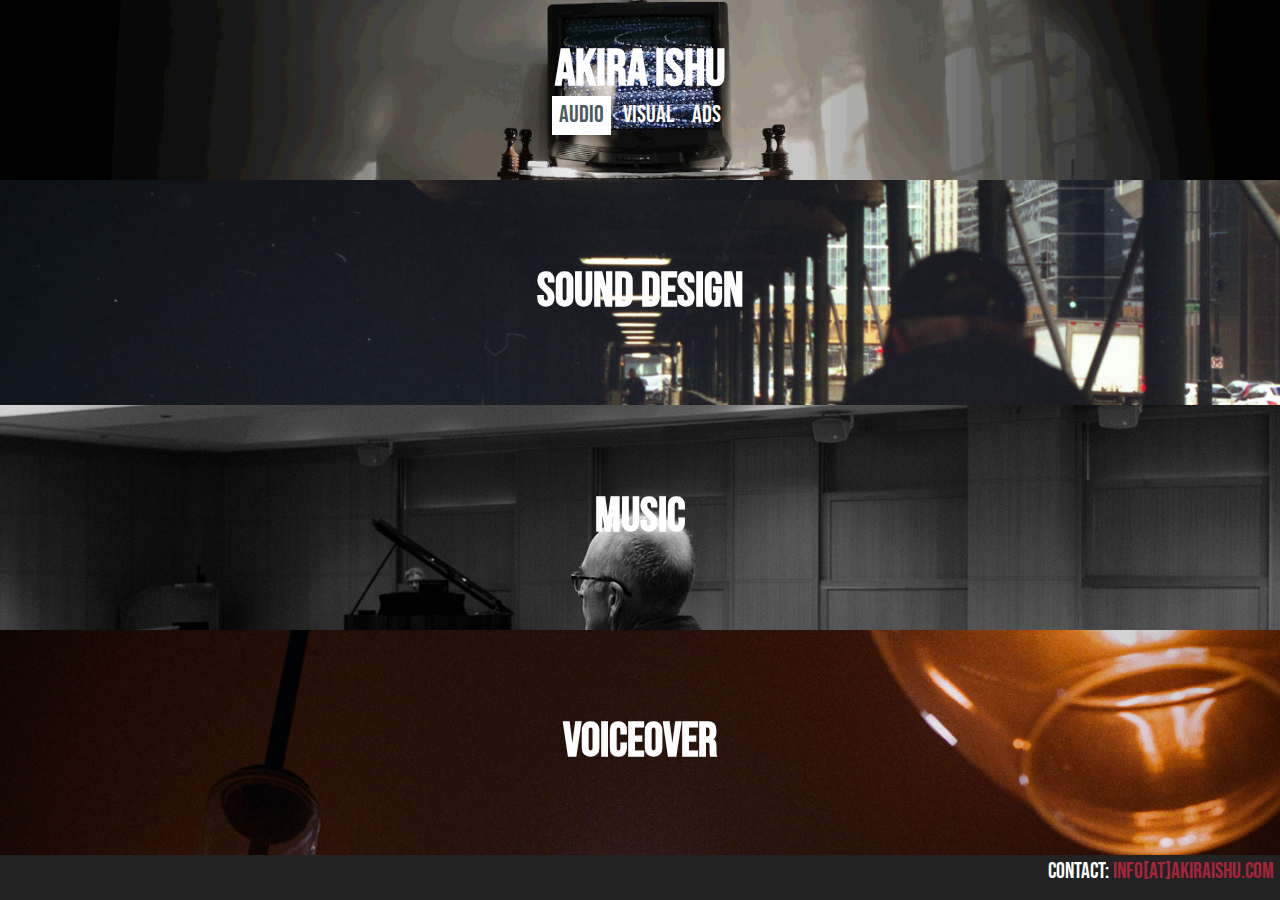
<file: index.html>
<!doctype html>
<html lang="en" class="no-js">
<head>
	<meta charset="UTF-8">
	<meta name="viewport" content="width=device-width, initial-scale=1">
	<script src="js/modernizr.js"></script>
	<link rel="stylesheet" href="css/reset.css"> <!-- CSS reset -->
	<link rel="stylesheet" href="css/style.css"> <!-- Resource style -->
	<!-- <link rel="preconnect" href="https://fonts.gstatic.com"> -->
	<link rel="icon" href="img/icon.png">
	<link href="https://fonts.googleapis.com/css2?family=Bebas+Neue&display=swap" rel="stylesheet"> 
	
  	
	<title>AKIRA ISHU</title>
</head>
<body>
<div class="cd-3d-portfolio">
	<nav class="cd-3d-portfolio-navigation">
		<div class="cd-wrapper">
			<h1>AKIRA ISHU</h1>
			<!-- <h2>Born and raised in between two rocks in the middle of the dessert. He was adopted by meth dealers who happened to be raised by wolves. Never went to school and learned to write from reading the disclaimers in pharmaceutical commercials. Currently based in SCZ, Bolivia after misbehaving on a train in Copehagen. Disclaimer: don't take this seriously</h2>

			<br> -->

			<ul>
				<li><a href="#0" class="selected">AUDIO</a></li>
				<li><a href="#0">VISUAL</a></li>
				<li><a href="#0">  ADS</a></li>
			</ul>
		</div>
	</nav> <!-- .cd-3d-portfolio-navigation -->
	
	<div class="projects">
		<ul class="row">
			<li class="front-face selected project-1">
				<div class="project-wrapper">
					<div class="project-image">
						<div class="project-title">
							<h2>Sound design</h2>
						</div>
					</div> <!-- .project-image -->

					<div class="project-content">
						<div>
							<p>
								From early 2017 towards the end of 2019, <a href="https://escapastudio.com/" target="_blank">Escapa Studio</a> was my second home. The recognized music house with Chilean roots helped me develop my skills and career in the sound post production business. Starting as an intern, all the way to earning my place taking care of Studio B. There, I was able to deliver campaigns for Adidas, Coca-Cola, Pepsi, Multicenter, Tigo, JAC and several other local and international brands.
							</p>

							<p>
								During a brief stay in Denmark, I met Katarzyna Romatowska, a talented Polish director and writer with whom I had the pleasure to work with in the short film <a href="https://youtu.be/vTY-1zN08uM" target="_blank">Polaczone</a>. This copy is being shared for reel purposes only, please do not distribute.							
							</p>

							<p>
								<a href="https://www.mauromatone.com/safest-radiotherapy" target="_blank">Radiotherapy</a> was an award-winning piece we were happy to be a part of. Helping spread the word about the importance of detecting breast cancer in time.
							</p>

							<p>
								<a href="https://www.mauromatone.com/banca-activa" target="_blank">Banca Activa</a>, winner of the Forbes Ad of the Year in 2019 was a beautifully crafted campaign for the Bolivian National Bank. And the sound design had to keep up with the incredible work the team put up.
							</p>

							<p>
								The <a href="https://youtu.be/tNt4RZp3ULo" target="_blank">Adidas Marathon</a> took place in Santa Cruz de la Sierra, giving us the opportunity to work on a commercial shot between the darkness and the soft light of dawn.  
							</p>

							<p>
								With 'Even the heaviest of loads' JAC brought <a href="https://youtu.be/6ilgrEtiNfg" target="_blank">a new truck</a>. Having shot several pieces for this campaign, this one brought out a few special traits.	
							</p>

						</div>
					</div> <!-- .project-content -->

					<a href="#0" class="close-project">Close</a>
				</div> <!-- .project-wrapper -->
			</li>

			<li class="right-face project-2">
				<div class="project-wrapper">
					<div class="project-image">
						<div class="project-title">
							<h2>Music videos</h2>
						</div>
					</div> <!-- .project-image -->

					<div class="project-content">
						<div>
							<p>
								<a href="https://www.youtube.com/channel/UCXFQ9WOpqJwA_U9tLIUuU8A/videos" target="_blank">Sanandita</a> is an indie musical project from Pancho Ishu. The song <a href="https://youtu.be/WjMK-9yS5C4" target="_blank">Oscuridad</a> got its video from footage taken entirely during lockdown. More videos are on the way.
							</p>

							<p>
								I met Jacob and Jens in Copenhagen and while Roskilde Festival was cancelled in 2020, we were able to film and make a short parody song and music video for their application to the festival's camping area. You can watch the video we filmed <a href="https://youtu.be/homky2cTZMc" target="_blank">here</a>. 
							</p>

							
						</div>
					</div> <!-- .project-content -->

					<a href="#0" class="close-project">Close</a>
				</div> <!-- .project-wrapper -->
			</li>

			<li class="right-face project-3">
				<div class="project-wrapper">
					<div class="project-image">
						<div class="project-title">
							<h2>Coca-Cola</h2>
						</div>
					</div> <!-- .project-image -->

					<div class="project-content">
						<div>
							<p>
								<a href="https://www.behance.net/gallery/109048327/Tu-tienda-retornable-NUEVOS-TALENTOS-2020" target="_blank">Tu tienda retornable. Shortlisted for El Ojo de Iberoamérica - Jóvenes Talentos.</a>
							</p>

							<p style="font-size: 65%">
								Click/tap above to open the project.
							</p>

							
						</div>
					</div> <!-- .project-content -->

					<a href="#0" class="close-project">Close</a>
				</div> <!-- .project-wrapper -->
			</li>
		</ul> <!-- .row -->
	
		<ul class="row">
			<li class="front-face selected project-4">
				<div class="project-wrapper">
					<div class="project-image">
						<div class="project-title">
							<h2>Music</h2>
						</div>
					</div> <!-- .project-image -->

					<div class="project-content">
						<div>
							<p>
								Although guitar and piano are the only instruments that I paid to learn, I never really played them. In 2015, <a href="https://open.spotify.com/artist/0YOLH9TIP7O6oDFPz9JXju" target="_blank">Torkuatos</a> needed a new bassist and I filled in for a few years. During my time with them we were able to record an EP, a 9-song LP and finish songs that would later fill a second EP and take part of a future LP.
							</p>

							<p>
								<a href="https://open.spotify.com/artist/09KZ0cze6qbjtKtDFd10dB" target="_blank">Hermenegildo Acosta</a> became an alter-ego sometime in 2018. Becoming this easy-listening music project.
							</p>

							<p>
								I met Jacob and Jens in Copenhagen and while Roskilde Festival was cancelled in 2020, we were able to film and make a short parody song for their application to the festival's camping area. You can listen to it <a href="https://youtu.be/homky2cTZMc" target="_blank">here</a>.
							</p>

							
						</div>
					</div> <!-- .project-content -->

					<a href="#0" class="close-project">Close</a>
				</div> <!-- .project-wrapper -->
			</li>

			<li class="right-face project-5">
				<div class="project-wrapper">
					<div class="project-image">
						<div class="project-title">
							<h2>Experimental</h2>
						</div>
					</div> <!-- .project-image -->

					<div class="project-content">
						<div>
							<p>
								One of my creative outlets is to record things. Like this video of a <a href="https://youtu.be/Xyi7dOvdZGU" target="_blank">burning cigarette</a>.
							</p>

							<p>
								A sudden return due to unforeseen circumstances caused me to be (almost) stuck in airports. The messages warning about the coronavirus in each airport inspired <a href="https://youtu.be/Y7LMxK6QWIo" target="_blank">this piece of work</a>.
							</p>

							<p>
								The sky brings calmness on <a href="https://youtu.be/Ju6RleaR3m8" target="_blank">this one</a>. A moment of soundless relaxation.
							</p>

						</div>
					</div> <!-- .project-content -->

					<a href="#0" class="close-project">Close</a>
				</div> <!-- .project-wrapper -->
			</li>

			<li class="right-face project-6">
				<div class="project-wrapper">
					<div class="project-image">
						<div class="project-title">
							<h2>Nescafé</h2>
						</div>
					</div> <!-- .project-image -->

					<div class="project-content">
						<div>
							<p>
								On the 25th of May, 1809 in the city of Chuquisaca, Bolivia (now Sucre) a movement began, rumours spread and people weren't happy. 
							</p>

							<p>
								The decision was made to gather the town around the main cathedral in the Templo de San Francisco to make a decision. The bell was rung long and hard until everyone could hear it and come around. And it rang until it cracked. The event that took place afterwards is remembered as the 'First Libertarian Scream'.
							</p>

							<div style="text-align: center; display: block; margin-left: auto; margin-right: auto; max-width: 60rem;">
							<img src="img/nescafe.jpg" class="center">
							</div>

							<p>
								To commemorate the Independence of Chuquisaca and its 211 years.
							</p>

						</div>
					</div> <!-- .project-content -->

					<a href="#0" class="close-project">Close</a>
				</div> <!-- .project-wrapper -->
			</li>
		</ul> <!-- .row -->
	
		<ul class="row">
			<li class="front-face selected project-7">
				<div class="project-wrapper">
					<div class="project-image">
						<div class="project-title">
							<h2>Voiceover</h2>
						</div>
					</div> <!-- .project-image -->

					<div class="project-content">
						<div>
							<p>
								Along with Matone, we worked on <a href="https://www.mauromatone.com/drops-and-sparks-tigre" target="_blank">'Drops and Sparks'</a>. An award-winning piece, where I was given the opportunity to voiceover as well. 
							</p>

							<p>
								For the Copa América 2019 I became the voice of national goalkeeper Carlos Lampe for the <a href="https://youtu.be/mHn5hBjRisE" target="_blank">Tigo national campaign</a>.
							</p>

							<p>
								Multiple voiceover collaborations take place on my <a href="https://hitrecord.org/users/416894" target="_blank">HITRECORD profile</a>, a platform that encourages users to participate and create different projects ranging from music, photography, video, animation and more.
							</p>

							
						</div>
					</div> <!-- .project-content -->

					<a href="#0" class="close-project">Close</a>
				</div> <!-- .project-wrapper -->
			</li>

			<li class="right-face project-8">
				<div class="project-wrapper">
					<div class="project-image">
						<div class="project-title">
							<h2>Flickering lights</h2>
						</div>
					</div> <!-- .project-image -->

					<div class="project-content">
						<div>
							<p>
								Flickering lights is an ongoing activity initiated sometime in late-2018. The idea being to capture lights going through imperfections, short-circuits or any other sort of malfunction that makes them interact in a non-intentional way. Please do not watch if you are prompt to seizures, photosensitive or suffer from any conditions that may make you malfunction while watching this.
							</p>

							<!-- <div class="youtube">
							<iframe width="70%" height="600px" src="https://www.youtube.com/embed/ekptGVI_oVo?controls=0" frameborder="0" allow="accelerometer; autoplay; clipboard-write; encrypted-media; gyroscope; picture-in-picture" allowfullscreen></iframe>
							</div> -->

							<p>
								<a href="https://youtu.be/ekptGVI_oVo" target="_blank">Click/tap here to watch a compilation.</a>
							</p>

							<p>
								Most of these videos are sporadically posted on my instagram @akiraishu
							</p>

						</div>
					</div> <!-- .project-content -->

					<a href="#0" class="close-project">Close</a>
				</div> <!-- .project-wrapper -->
			</li>

			<li class="right-face project-9">
				<div class="project-wrapper">
					<div class="project-image">
						<div class="project-title">
							<h2>Insurance</h2>
						</div>
					</div> <!-- .project-image -->

					<!-- Photo by Anna Shvets, Pexels -->

					<div class="project-content">
						<div>
							<p>
								Throughout the pandemic, Covid-19 insurance began to roll out. But getting it first doesn't mean absolute safety. Maintaining protection is just as important as knowing that if something happens, you'll be safe and sound.
							</p>

							<p>
								Stay away from homemade solutions and protect yourself. For real.
							</p>

							<div class="image-responsive">
							<img src="img/covid1.jpg" class="image-responsive" style="display: block; margin-left: auto; margin-right: auto; max-width: 80rem; width: 100%; height: auto;">
							</div>

							<br>

							<div class="image-responsive">
							<img src="img/covid2.jpg" class="center" style="display: block; margin-left: auto; margin-right: auto; max-width: 80rem; width: 100%; height: auto;">
							</div>
							
							<br>

						</div>
					</div> <!-- .project-content -->

					<a href="#0" class="close-project">Close</a>
				</div> <!-- .project-wrapper -->
			</li>
		</ul> <!-- .row -->
	</div><!-- .projects -->

	<a href="#0" class="cd-top">Top</a>
</div>
	
<div class="cd-footer">
	<div class="cd-footer-div">
		<p class="footer-left"></p>
		<span> </span>
		<p class="footer-right">Contact: <a href="mailto:info[at]akiraishu.com" target="_blank">info[at]akiraishu.com</a></p>

	</div>
</div>

<script src="https://ajax.googleapis.com/ajax/libs/jquery/3.0.0/jquery.min.js"></script>
<script>
	if( !window.jQuery ) document.write('<script src="js/jquery-3.0.0.min.js"><\/script>');
</script>
<script src="js/main.js"></script> <!-- Resource jQuery -->
<!-- This website was built using the experiments provided by CodyHouse. Check the license at https://codyhouse.co/mit
 -->
</body>
</html>
</file>
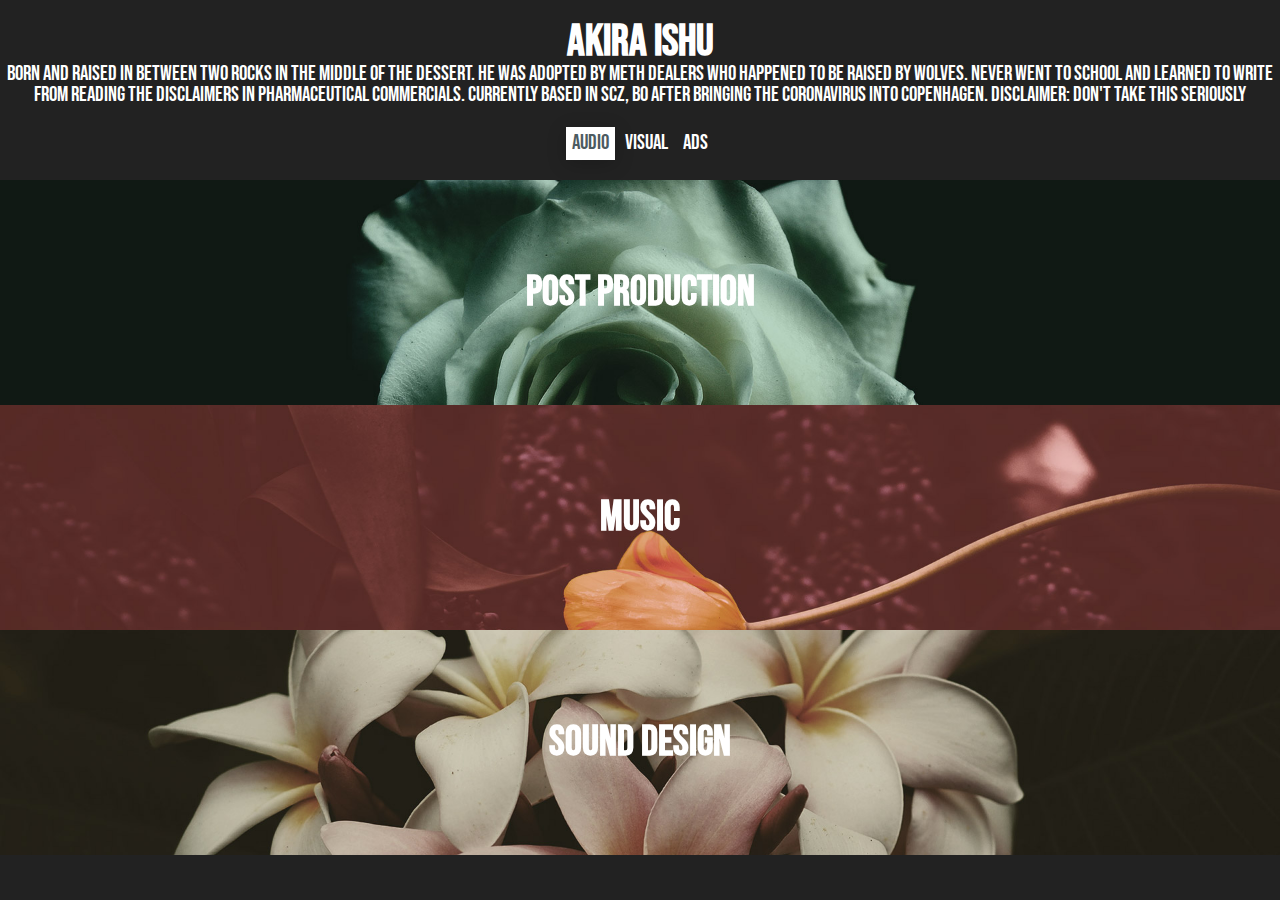
<file: AKIRAISHU v2/index.html>
<!doctype html>
<html lang="en" class="no-js">
<head>
	<meta charset="UTF-8">
	<meta name="viewport" content="width=device-width, initial-scale=1">
	<script src="js/modernizr.js"></script>
	<link rel="stylesheet" href="css/reset.css"> <!-- CSS reset -->
	<link rel="stylesheet" href="css/style.css"> <!-- Resource style -->
	<link rel="preconnect" href="https://fonts.gstatic.com">
	<link href="https://fonts.googleapis.com/css2?family=Bebas+Neue&display=swap" rel="stylesheet"> 
	
  	
	<title>AKIRA ISHU</title>
</head>
<body>
<div class="cd-3d-portfolio">
	<nav class="cd-3d-portfolio-navigation">
		<div class="cd-wrapper">
			<h1>AKIRA ISHU</h1>
			<h2>Born and raised in between two rocks in the middle of the dessert. He was adopted by meth dealers who happened to be raised by wolves. Never went to school and learned to write from reading the disclaimers in pharmaceutical commercials. Currently based in SCZ, BO after bringing the coronavirus into Copenhagen. Disclaimer: don't take this seriously</h2>

			<br>

			<ul>
				<li><a href="#0" class="selected">AUDIO</a></li>
				<li><a href="#0">VISUAL</a></li>
				<li><a href="#0">ADS</a></li>
			</ul>
		</div>
	</nav> <!-- .cd-3d-portfolio-navigation -->
	
	<div class="projects">
		<ul class="row">
			<li class="front-face selected project-1">
				<div class="project-wrapper">
					<div class="project-image">
						<div class="project-title">
							<h2>Post production</h2>
						</div>
					</div> <!-- .project-image -->

					<div class="project-content">
						<div>
							<p>
								Lorem ipsum dolor sit amet, consectetur adipisicing elit. Similique eius ea sequi distinctio autem repellat, libero esse nam. Quam nesciunt nobis iure cupiditate neque hic magnam optio assumenda unde sequi. Rem cumque iure cum reprehenderit repellendus, autem voluptates maxime ipsa numquam libero nobis saepe laudantium amet praesentium voluptatibus, fuga eveniet.
							</p>

							<p>
								Lorem ipsum dolor sit amet, consectetur adipisicing elit. Reprehenderit quod, molestiae voluptates commodi debitis saepe hic, aut magnam accusantium nostrum error ratione eum vero accusamus autem modi labore doloremque explicabo ut perspiciatis nulla molestias sequi eligendi tempore libero. Dolore iste vitae illum sequi neque quas, dolorem dolor officiis voluptatum quae voluptatibus tenetur molestias soluta blanditiis amet debitis incidunt eaque ratione facere repudiandae cupiditate aspernatur, velit ea itaque. Optio aut harum ad modi dolore doloribus tenetur laboriosam aspernatur minima itaque velit quia, illo sapiente unde, eum autem expedita facilis aliquam, dolorum dicta fuga totam sed pariatur iste! Inventore laudantium qui nostrum, perspiciatis quod! Molestias asperiores facilis explicabo necessitatibus dicta perferendis, esse, quisquam autem corporis ab doloremque nisi voluptas quidem, modi sequi aperiam, illum reiciendis delectus nostrum architecto eligendi sint deleniti voluptate! Magni quia harum eligendi laudantium fuga aspernatur veniam sunt impedit, vitae sit praesentium quam porro dolorem in eveniet iusto. Dicta tempora quo itaque minima expedita accusamus ex perferendis repellat totam! Fugit rerum nihil distinctio ducimus delectus, accusamus enim eos eum nulla fugiat aliquam blanditiis minus omnis maiores, quia numquam placeat. Molestias cupiditate deleniti porro praesentium, aliquam blanditiis maxime iste necessitatibus provident optio ipsum, beatae, libero nostrum, maiores! Temporibus, reiciendis, quibusdam.
							</p>
						</div>
					</div> <!-- .project-content -->

					<a href="#0" class="close-project">Close</a>
				</div> <!-- .project-wrapper -->
			</li>

			<li class="right-face project-2">
				<div class="project-wrapper">
					<div class="project-image">
						<div class="project-title">
							<h2>Music videos</h2>
						</div>
					</div> <!-- .project-image -->

					<div class="project-content">
						<div>
							<p>
								Lorem ipsum dolor sit amet, consectetur adipisicing elit. Similique eius ea sequi distinctio autem repellat, libero esse nam. Quam nesciunt nobis iure cupiditate neque hic magnam optio assumenda unde sequi. Rem cumque iure cum reprehenderit repellendus, autem voluptates maxime ipsa numquam libero nobis saepe laudantium amet praesentium voluptatibus, fuga eveniet.
							</p>

							<p>
								Lorem ipsum dolor sit amet, consectetur adipisicing elit. Similique eius ea sequi distinctio autem repellat, libero esse nam. Quam nesciunt nobis iure cupiditate neque hic magnam optio assumenda unde sequi. Rem cumque iure cum reprehenderit repellendus, autem voluptates maxime ipsa numquam libero nobis saepe laudantium amet praesentium voluptatibus, fuga eveniet.
							</p>

							<p>
								Lorem ipsum dolor sit amet, consectetur adipisicing elit. Similique eius ea sequi distinctio autem repellat, libero esse nam. Quam nesciunt nobis iure cupiditate neque hic magnam optio assumenda unde sequi. Rem cumque iure cum reprehenderit repellendus, autem voluptates maxime ipsa numquam libero nobis saepe laudantium amet praesentium voluptatibus, fuga eveniet.
							</p>

							<p>
								Lorem ipsum dolor sit amet, consectetur adipisicing elit. Similique eius ea sequi distinctio autem repellat, libero esse nam. Quam nesciunt nobis iure cupiditate neque hic magnam optio assumenda unde sequi. Rem cumque iure cum reprehenderit repellendus, autem voluptates maxime ipsa numquam libero nobis saepe laudantium amet praesentium voluptatibus, fuga eveniet.
							</p>

							<p>
								Lorem ipsum dolor sit amet, consectetur adipisicing elit. Similique eius ea sequi distinctio autem repellat, libero esse nam. Quam nesciunt nobis iure cupiditate neque hic magnam optio assumenda unde sequi. Rem cumque iure cum reprehenderit repellendus, autem voluptates maxime ipsa numquam libero nobis saepe laudantium amet praesentium voluptatibus, fuga eveniet.
							</p>

							<p>
								Lorem ipsum dolor sit amet, consectetur adipisicing elit. Similique eius ea sequi distinctio autem repellat, libero esse nam. Quam nesciunt nobis iure cupiditate neque hic magnam optio assumenda unde sequi. Rem cumque iure cum reprehenderit repellendus, autem voluptates maxime ipsa numquam libero nobis saepe laudantium amet praesentium voluptatibus, fuga eveniet.
							</p>
						</div>
					</div> <!-- .project-content -->

					<a href="#0" class="close-project">Close</a>
				</div> <!-- .project-wrapper -->
			</li>

			<li class="right-face project-3">
				<div class="project-wrapper">
					<div class="project-image">
						<div class="project-title">
							<h2>Nescafé</h2>
						</div>
					</div> <!-- .project-image -->

					<div class="project-content">
						<div>
							<p>
								Lorem ipsum dolor sit amet, consectetur adipisicing elit. Similique eius ea sequi distinctio autem repellat, libero esse nam. Quam nesciunt nobis iure cupiditate neque hic magnam optio assumenda unde sequi. Rem cumque iure cum reprehenderit repellendus, autem voluptates maxime ipsa numquam libero nobis saepe laudantium amet praesentium voluptatibus, fuga eveniet.
							</p>

							<p>
								Lorem ipsum dolor sit amet, consectetur adipisicing elit. Similique eius ea sequi distinctio autem repellat, libero esse nam. Quam nesciunt nobis iure cupiditate neque hic magnam optio assumenda unde sequi. Rem cumque iure cum reprehenderit repellendus, autem voluptates maxime ipsa numquam libero nobis saepe laudantium amet praesentium voluptatibus, fuga eveniet.
							</p>

							<p>
								Lorem ipsum dolor sit amet, consectetur adipisicing elit. Similique eius ea sequi distinctio autem repellat, libero esse nam. Quam nesciunt nobis iure cupiditate neque hic magnam optio assumenda unde sequi. Rem cumque iure cum reprehenderit repellendus, autem voluptates maxime ipsa numquam libero nobis saepe laudantium amet praesentium voluptatibus, fuga eveniet.
							</p>

							<p>
								Lorem ipsum dolor sit amet, consectetur adipisicing elit. Similique eius ea sequi distinctio autem repellat, libero esse nam. Quam nesciunt nobis iure cupiditate neque hic magnam optio assumenda unde sequi. Rem cumque iure cum reprehenderit repellendus, autem voluptates maxime ipsa numquam libero nobis saepe laudantium amet praesentium voluptatibus, fuga eveniet.
							</p>

							<p>
								Lorem ipsum dolor sit amet, consectetur adipisicing elit. Similique eius ea sequi distinctio autem repellat, libero esse nam. Quam nesciunt nobis iure cupiditate neque hic magnam optio assumenda unde sequi. Rem cumque iure cum reprehenderit repellendus, autem voluptates maxime ipsa numquam libero nobis saepe laudantium amet praesentium voluptatibus, fuga eveniet.
							</p>

							<p>
								Lorem ipsum dolor sit amet, consectetur adipisicing elit. Similique eius ea sequi distinctio autem repellat, libero esse nam. Quam nesciunt nobis iure cupiditate neque hic magnam optio assumenda unde sequi. Rem cumque iure cum reprehenderit repellendus, autem voluptates maxime ipsa numquam libero nobis saepe laudantium amet praesentium voluptatibus, fuga eveniet.
							</p>
						</div>
					</div> <!-- .project-content -->

					<a href="#0" class="close-project">Close</a>
				</div> <!-- .project-wrapper -->
			</li>
		</ul> <!-- .row -->
	
		<ul class="row">
			<li class="front-face selected project-4">
				<div class="project-wrapper">
					<div class="project-image">
						<div class="project-title">
							<h2>Music</h2>
						</div>
					</div> <!-- .project-image -->

					<div class="project-content">
						<div>
							<p>
								Lorem ipsum dolor sit amet, consectetur adipisicing elit. Similique eius ea sequi distinctio autem repellat, libero esse nam. Quam nesciunt nobis iure cupiditate neque hic magnam optio assumenda unde sequi. Rem cumque iure cum reprehenderit repellendus, autem voluptates maxime ipsa numquam libero nobis saepe laudantium amet praesentium voluptatibus, fuga eveniet.
							</p>

							<p>
								Lorem ipsum dolor sit amet, consectetur adipisicing elit. Similique eius ea sequi distinctio autem repellat, libero esse nam. Quam nesciunt nobis iure cupiditate neque hic magnam optio assumenda unde sequi. Rem cumque iure cum reprehenderit repellendus, autem voluptates maxime ipsa numquam libero nobis saepe laudantium amet praesentium voluptatibus, fuga eveniet.
							</p>

							<p>
								Lorem ipsum dolor sit amet, consectetur adipisicing elit. Similique eius ea sequi distinctio autem repellat, libero esse nam. Quam nesciunt nobis iure cupiditate neque hic magnam optio assumenda unde sequi. Rem cumque iure cum reprehenderit repellendus, autem voluptates maxime ipsa numquam libero nobis saepe laudantium amet praesentium voluptatibus, fuga eveniet.
							</p>

							<p>
								Lorem ipsum dolor sit amet, consectetur adipisicing elit. Similique eius ea sequi distinctio autem repellat, libero esse nam. Quam nesciunt nobis iure cupiditate neque hic magnam optio assumenda unde sequi. Rem cumque iure cum reprehenderit repellendus, autem voluptates maxime ipsa numquam libero nobis saepe laudantium amet praesentium voluptatibus, fuga eveniet.
							</p>

							<p>
								Lorem ipsum dolor sit amet, consectetur adipisicing elit. Similique eius ea sequi distinctio autem repellat, libero esse nam. Quam nesciunt nobis iure cupiditate neque hic magnam optio assumenda unde sequi. Rem cumque iure cum reprehenderit repellendus, autem voluptates maxime ipsa numquam libero nobis saepe laudantium amet praesentium voluptatibus, fuga eveniet.
							</p>

							<p>
								Lorem ipsum dolor sit amet, consectetur adipisicing elit. Similique eius ea sequi distinctio autem repellat, libero esse nam. Quam nesciunt nobis iure cupiditate neque hic magnam optio assumenda unde sequi. Rem cumque iure cum reprehenderit repellendus, autem voluptates maxime ipsa numquam libero nobis saepe laudantium amet praesentium voluptatibus, fuga eveniet.
							</p>
						</div>
					</div> <!-- .project-content -->

					<a href="#0" class="close-project">Close</a>
				</div> <!-- .project-wrapper -->
			</li>

			<li class="right-face project-5">
				<div class="project-wrapper">
					<div class="project-image">
						<div class="project-title">
							<h2>Experimental</h2>
						</div>
					</div> <!-- .project-image -->

					<div class="project-content">
						<div>
							<p>
								Lorem ipsum dolor sit amet, consectetur adipisicing elit. Similique eius ea sequi distinctio autem repellat, libero esse nam. Quam nesciunt nobis iure cupiditate neque hic magnam optio assumenda unde sequi. Rem cumque iure cum reprehenderit repellendus, autem voluptates maxime ipsa numquam libero nobis saepe laudantium amet praesentium voluptatibus, fuga eveniet.
							</p>

							<p>
								Lorem ipsum dolor sit amet, consectetur adipisicing elit. Similique eius ea sequi distinctio autem repellat, libero esse nam. Quam nesciunt nobis iure cupiditate neque hic magnam optio assumenda unde sequi. Rem cumque iure cum reprehenderit repellendus, autem voluptates maxime ipsa numquam libero nobis saepe laudantium amet praesentium voluptatibus, fuga eveniet.
							</p>

							<p>
								Lorem ipsum dolor sit amet, consectetur adipisicing elit. Similique eius ea sequi distinctio autem repellat, libero esse nam. Quam nesciunt nobis iure cupiditate neque hic magnam optio assumenda unde sequi. Rem cumque iure cum reprehenderit repellendus, autem voluptates maxime ipsa numquam libero nobis saepe laudantium amet praesentium voluptatibus, fuga eveniet.
							</p>

							<p>
								Lorem ipsum dolor sit amet, consectetur adipisicing elit. Similique eius ea sequi distinctio autem repellat, libero esse nam. Quam nesciunt nobis iure cupiditate neque hic magnam optio assumenda unde sequi. Rem cumque iure cum reprehenderit repellendus, autem voluptates maxime ipsa numquam libero nobis saepe laudantium amet praesentium voluptatibus, fuga eveniet.
							</p>

							<p>
								Lorem ipsum dolor sit amet, consectetur adipisicing elit. Similique eius ea sequi distinctio autem repellat, libero esse nam. Quam nesciunt nobis iure cupiditate neque hic magnam optio assumenda unde sequi. Rem cumque iure cum reprehenderit repellendus, autem voluptates maxime ipsa numquam libero nobis saepe laudantium amet praesentium voluptatibus, fuga eveniet.
							</p>

							<p>
								Lorem ipsum dolor sit amet, consectetur adipisicing elit. Similique eius ea sequi distinctio autem repellat, libero esse nam. Quam nesciunt nobis iure cupiditate neque hic magnam optio assumenda unde sequi. Rem cumque iure cum reprehenderit repellendus, autem voluptates maxime ipsa numquam libero nobis saepe laudantium amet praesentium voluptatibus, fuga eveniet.
							</p>
						</div>
					</div> <!-- .project-content -->

					<a href="#0" class="close-project">Close</a>
				</div> <!-- .project-wrapper -->
			</li>

			<li class="right-face project-6">
				<div class="project-wrapper">
					<div class="project-image">
						<div class="project-title">
							<h2>Insurance</h2>
						</div>
					</div> <!-- .project-image -->

					<div class="project-content">
						<div>
							<p>
								Lorem ipsum dolor sit amet, consectetur adipisicing elit. Similique eius ea sequi distinctio autem repellat, libero esse nam. Quam nesciunt nobis iure cupiditate neque hic magnam optio assumenda unde sequi. Rem cumque iure cum reprehenderit repellendus, autem voluptates maxime ipsa numquam libero nobis saepe laudantium amet praesentium voluptatibus, fuga eveniet.
							</p>

							<p>
								Lorem ipsum dolor sit amet, consectetur adipisicing elit. Similique eius ea sequi distinctio autem repellat, libero esse nam. Quam nesciunt nobis iure cupiditate neque hic magnam optio assumenda unde sequi. Rem cumque iure cum reprehenderit repellendus, autem voluptates maxime ipsa numquam libero nobis saepe laudantium amet praesentium voluptatibus, fuga eveniet.
							</p>

							<p>
								Lorem ipsum dolor sit amet, consectetur adipisicing elit. Similique eius ea sequi distinctio autem repellat, libero esse nam. Quam nesciunt nobis iure cupiditate neque hic magnam optio assumenda unde sequi. Rem cumque iure cum reprehenderit repellendus, autem voluptates maxime ipsa numquam libero nobis saepe laudantium amet praesentium voluptatibus, fuga eveniet.
							</p>

							<p>
								Lorem ipsum dolor sit amet, consectetur adipisicing elit. Similique eius ea sequi distinctio autem repellat, libero esse nam. Quam nesciunt nobis iure cupiditate neque hic magnam optio assumenda unde sequi. Rem cumque iure cum reprehenderit repellendus, autem voluptates maxime ipsa numquam libero nobis saepe laudantium amet praesentium voluptatibus, fuga eveniet.
							</p>

							<p>
								Lorem ipsum dolor sit amet, consectetur adipisicing elit. Similique eius ea sequi distinctio autem repellat, libero esse nam. Quam nesciunt nobis iure cupiditate neque hic magnam optio assumenda unde sequi. Rem cumque iure cum reprehenderit repellendus, autem voluptates maxime ipsa numquam libero nobis saepe laudantium amet praesentium voluptatibus, fuga eveniet.
							</p>

							<p>
								Lorem ipsum dolor sit amet, consectetur adipisicing elit. Similique eius ea sequi distinctio autem repellat, libero esse nam. Quam nesciunt nobis iure cupiditate neque hic magnam optio assumenda unde sequi. Rem cumque iure cum reprehenderit repellendus, autem voluptates maxime ipsa numquam libero nobis saepe laudantium amet praesentium voluptatibus, fuga eveniet.
							</p>
						</div>
					</div> <!-- .project-content -->

					<a href="#0" class="close-project">Close</a>
				</div> <!-- .project-wrapper -->
			</li>
		</ul> <!-- .row -->
	
		<ul class="row">
			<li class="front-face selected project-7">
				<div class="project-wrapper">
					<div class="project-image">
						<div class="project-title">
							<h2>Sound design</h2>
						</div>
					</div> <!-- .project-image -->

					<div class="project-content">
						<div>
							<p>
								Lorem ipsum dolor sit amet, consectetur adipisicing elit. Similique eius ea sequi distinctio autem repellat, libero esse nam. Quam nesciunt nobis iure cupiditate neque hic magnam optio assumenda unde sequi. Rem cumque iure cum reprehenderit repellendus, autem voluptates maxime ipsa numquam libero nobis saepe laudantium amet praesentium voluptatibus, fuga eveniet.
							</p>

							<p>
								Lorem ipsum dolor sit amet, consectetur adipisicing elit. Similique eius ea sequi distinctio autem repellat, libero esse nam. Quam nesciunt nobis iure cupiditate neque hic magnam optio assumenda unde sequi. Rem cumque iure cum reprehenderit repellendus, autem voluptates maxime ipsa numquam libero nobis saepe laudantium amet praesentium voluptatibus, fuga eveniet.
							</p>

							<p>
								Lorem ipsum dolor sit amet, consectetur adipisicing elit. Similique eius ea sequi distinctio autem repellat, libero esse nam. Quam nesciunt nobis iure cupiditate neque hic magnam optio assumenda unde sequi. Rem cumque iure cum reprehenderit repellendus, autem voluptates maxime ipsa numquam libero nobis saepe laudantium amet praesentium voluptatibus, fuga eveniet.
							</p>

							<p>
								Lorem ipsum dolor sit amet, consectetur adipisicing elit. Similique eius ea sequi distinctio autem repellat, libero esse nam. Quam nesciunt nobis iure cupiditate neque hic magnam optio assumenda unde sequi. Rem cumque iure cum reprehenderit repellendus, autem voluptates maxime ipsa numquam libero nobis saepe laudantium amet praesentium voluptatibus, fuga eveniet.
							</p>

							<p>
								Lorem ipsum dolor sit amet, consectetur adipisicing elit. Similique eius ea sequi distinctio autem repellat, libero esse nam. Quam nesciunt nobis iure cupiditate neque hic magnam optio assumenda unde sequi. Rem cumque iure cum reprehenderit repellendus, autem voluptates maxime ipsa numquam libero nobis saepe laudantium amet praesentium voluptatibus, fuga eveniet.
							</p>

							<p>
								Lorem ipsum dolor sit amet, consectetur adipisicing elit. Similique eius ea sequi distinctio autem repellat, libero esse nam. Quam nesciunt nobis iure cupiditate neque hic magnam optio assumenda unde sequi. Rem cumque iure cum reprehenderit repellendus, autem voluptates maxime ipsa numquam libero nobis saepe laudantium amet praesentium voluptatibus, fuga eveniet.
							</p>
						</div>
					</div> <!-- .project-content -->

					<a href="#0" class="close-project">Close</a>
				</div> <!-- .project-wrapper -->
			</li>

			<li class="right-face project-8">
				<div class="project-wrapper">
					<div class="project-image">
						<div class="project-title">
							<h2>Flickering lights</h2>
						</div>
					</div> <!-- .project-image -->

					<div class="project-content">
						<div>
							<p>
								Lorem ipsum dolor sit amet, consectetur adipisicing elit. Similique eius ea sequi distinctio autem repellat, libero esse nam. Quam nesciunt nobis iure cupiditate neque hic magnam optio assumenda unde sequi. Rem cumque iure cum reprehenderit repellendus, autem voluptates maxime ipsa numquam libero nobis saepe laudantium amet praesentium voluptatibus, fuga eveniet.
							</p>

							<p>
								Lorem ipsum dolor sit amet, consectetur adipisicing elit. Similique eius ea sequi distinctio autem repellat, libero esse nam. Quam nesciunt nobis iure cupiditate neque hic magnam optio assumenda unde sequi. Rem cumque iure cum reprehenderit repellendus, autem voluptates maxime ipsa numquam libero nobis saepe laudantium amet praesentium voluptatibus, fuga eveniet.
							</p>

							<p>
								Lorem ipsum dolor sit amet, consectetur adipisicing elit. Similique eius ea sequi distinctio autem repellat, libero esse nam. Quam nesciunt nobis iure cupiditate neque hic magnam optio assumenda unde sequi. Rem cumque iure cum reprehenderit repellendus, autem voluptates maxime ipsa numquam libero nobis saepe laudantium amet praesentium voluptatibus, fuga eveniet.
							</p>

							<p>
								Lorem ipsum dolor sit amet, consectetur adipisicing elit. Similique eius ea sequi distinctio autem repellat, libero esse nam. Quam nesciunt nobis iure cupiditate neque hic magnam optio assumenda unde sequi. Rem cumque iure cum reprehenderit repellendus, autem voluptates maxime ipsa numquam libero nobis saepe laudantium amet praesentium voluptatibus, fuga eveniet.
							</p>

							<p>
								Lorem ipsum dolor sit amet, consectetur adipisicing elit. Similique eius ea sequi distinctio autem repellat, libero esse nam. Quam nesciunt nobis iure cupiditate neque hic magnam optio assumenda unde sequi. Rem cumque iure cum reprehenderit repellendus, autem voluptates maxime ipsa numquam libero nobis saepe laudantium amet praesentium voluptatibus, fuga eveniet.
							</p>

							<p>
								Lorem ipsum dolor sit amet, consectetur adipisicing elit. Similique eius ea sequi distinctio autem repellat, libero esse nam. Quam nesciunt nobis iure cupiditate neque hic magnam optio assumenda unde sequi. Rem cumque iure cum reprehenderit repellendus, autem voluptates maxime ipsa numquam libero nobis saepe laudantium amet praesentium voluptatibus, fuga eveniet.
							</p>
						</div>
					</div> <!-- .project-content -->

					<a href="#0" class="close-project">Close</a>
				</div> <!-- .project-wrapper -->
			</li>

			<li class="right-face project-9">
				<div class="project-wrapper">
					<div class="project-image">
						<div class="project-title">
							<h2>Coca Cola</h2>
						</div>
					</div> <!-- .project-image -->

					<div class="project-content">
						<div>
							<p>
								Lorem ipsum dolor sit amet, consectetur adipisicing elit. Similique eius ea sequi distinctio autem repellat, libero esse nam. Quam nesciunt nobis iure cupiditate neque hic magnam optio assumenda unde sequi. Rem cumque iure cum reprehenderit repellendus, autem voluptates maxime ipsa numquam libero nobis saepe laudantium amet praesentium voluptatibus, fuga eveniet.
							</p>

							<p>
								Lorem ipsum dolor sit amet, consectetur adipisicing elit. Similique eius ea sequi distinctio autem repellat, libero esse nam. Quam nesciunt nobis iure cupiditate neque hic magnam optio assumenda unde sequi. Rem cumque iure cum reprehenderit repellendus, autem voluptates maxime ipsa numquam libero nobis saepe laudantium amet praesentium voluptatibus, fuga eveniet.
							</p>

							<p>
								Lorem ipsum dolor sit amet, consectetur adipisicing elit. Similique eius ea sequi distinctio autem repellat, libero esse nam. Quam nesciunt nobis iure cupiditate neque hic magnam optio assumenda unde sequi. Rem cumque iure cum reprehenderit repellendus, autem voluptates maxime ipsa numquam libero nobis saepe laudantium amet praesentium voluptatibus, fuga eveniet.
							</p>
							
							<p>
								Lorem ipsum dolor sit amet, consectetur adipisicing elit. Similique eius ea sequi distinctio autem repellat, libero esse nam. Quam nesciunt nobis iure cupiditate neque hic magnam optio assumenda unde sequi. Rem cumque iure cum reprehenderit repellendus, autem voluptates maxime ipsa numquam libero nobis saepe laudantium amet praesentium voluptatibus, fuga eveniet.
							</p>

							<p>
								Lorem ipsum dolor sit amet, consectetur adipisicing elit. Similique eius ea sequi distinctio autem repellat, libero esse nam. Quam nesciunt nobis iure cupiditate neque hic magnam optio assumenda unde sequi. Rem cumque iure cum reprehenderit repellendus, autem voluptates maxime ipsa numquam libero nobis saepe laudantium amet praesentium voluptatibus, fuga eveniet.
							</p>

							<p>
								Lorem ipsum dolor sit amet, consectetur adipisicing elit. Similique eius ea sequi distinctio autem repellat, libero esse nam. Quam nesciunt nobis iure cupiditate neque hic magnam optio assumenda unde sequi. Rem cumque iure cum reprehenderit repellendus, autem voluptates maxime ipsa numquam libero nobis saepe laudantium amet praesentium voluptatibus, fuga eveniet.
							</p>
						</div>
					</div> <!-- .project-content -->

					<a href="#0" class="close-project">Close</a>
				</div> <!-- .project-wrapper -->
			</li>
		</ul> <!-- .row -->
	</div><!-- .projects -->

	<a href="#0" class="cd-top">Top</a>
</div>
	
<script src="https://ajax.googleapis.com/ajax/libs/jquery/3.0.0/jquery.min.js"></script>
<script>
	if( !window.jQuery ) document.write('<script src="js/jquery-3.0.0.min.js"><\/script>');
</script>
<script src="js/main.js"></script> <!-- Resource jQuery -->
</body>
</html>
</file>
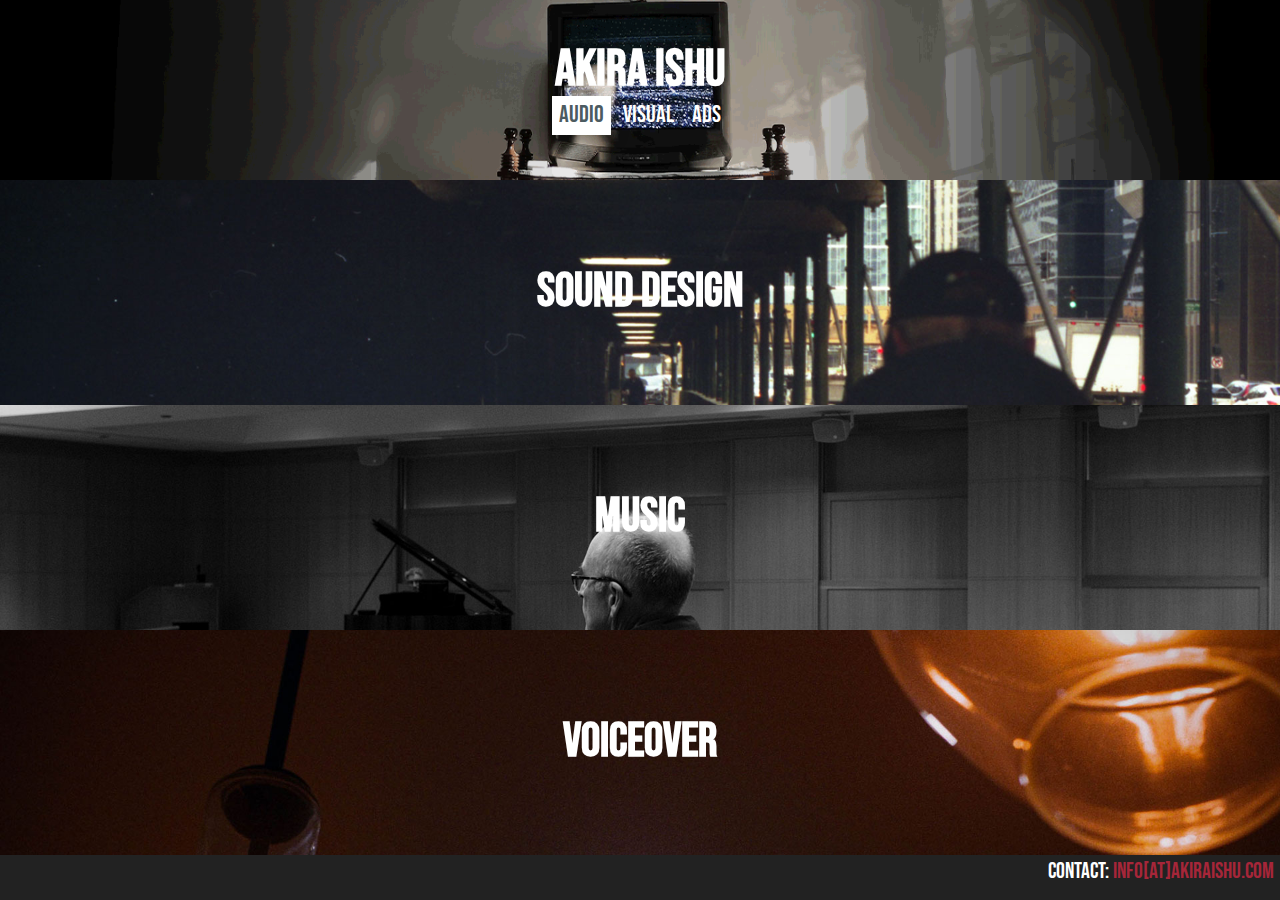
<file: index - footer.html>
<!doctype html>
<html lang="en" class="no-js">
<head>
	<meta charset="UTF-8">
	<meta name="viewport" content="width=device-width, initial-scale=1">
	<script src="js/modernizr.js"></script>
	<link rel="stylesheet" href="css/reset.css"> <!-- CSS reset -->
	<link rel="stylesheet" href="css/style.css"> <!-- Resource style -->
	<link rel="preconnect" href="https://fonts.gstatic.com">
	<link href="https://fonts.googleapis.com/css2?family=Bebas+Neue&display=swap" rel="stylesheet"> 
	
  	
	<title>AKIRA ISHU</title>
</head>
<body>
<div class="cd-3d-portfolio">
	<nav class="cd-3d-portfolio-navigation">
		<div class="cd-wrapper">
			<h1>AKIRA ISHU</h1>
			<!-- <h2>Born and raised in between two rocks in the middle of the dessert. He was adopted by meth dealers who happened to be raised by wolves. Never went to school and learned to write from reading the disclaimers in pharmaceutical commercials. Currently based in SCZ, Bolivia after misbehaving on a train in Copehagen. Disclaimer: don't take this seriously</h2>

			<br> -->

			<ul>
				<li><a href="#0" class="selected">AUDIO</a></li>
				<li><a href="#0">VISUAL</a></li>
				<li><a href="#0">ADS</a></li>
			</ul>
		</div>
	</nav> <!-- .cd-3d-portfolio-navigation -->
	
	<div class="projects">
		<ul class="row">
			<li class="front-face selected project-1">
				<div class="project-wrapper">
					<div class="project-image">
						<div class="project-title">
							<h2>Sound design</h2>
						</div>
					</div> <!-- .project-image -->

					<div class="project-content">
						<div>
							<p>
								From early 2017 towards the end of 2019, <a href="https://escapastudio.com/" target="_blank">Escapa Studio</a> was my second home. The recognized music house with Chilean roots helped me develop my skills and career in the sound post production business. Starting as an intern, all the way to earning my place taking care of Studio B. There, I was able to work on campaigns for Adidas, Coca Cola, Pepsi, Multicenter, Tigo, JAC and several other local and international brands.
							</p>

							<p>
								During a brief stay in Denmark, I met Katarzyna Romatowska, a talented Polish director and writer with whom I had the pleasure to work with in the short film <a href="https://youtu.be/vTY-1zN08uM" target="_blank">Polaczone.</a> This copy is being shared for reel purposes only, please do not distribute.							
							</p>

							<p>
								<a href="https://www.mauromatone.com/safest-radiotherapy" target="_blank">Radiotherapy</a> was an award-winning piece we were happy to be a part of. Helping spread the word about the importance of detecting breast cancer in time.
							</p>

							<p>
								In 2017, the <a href="https://youtu.be/tNt4RZp3ULo" target="_blank">Adidas Marathon</a> took place in Santa Cruz de la Sierra, giving us the opportunity to work on a commercial shot between the darkness and the soft light of dawn.  
							</p>

							<p>
								2019 came about bringing a <a href="https://youtu.be/6ilgrEtiNfg" target="_blank">new truck from JAC</a>. Having shot several pieces, this one brought out a few special traits that I deem worth sharing. Including the heaviest of loads.	
							</p>

						</div>
					</div> <!-- .project-content -->

					<a href="#0" class="close-project">Close</a>
				</div> <!-- .project-wrapper -->
			</li>

			<li class="right-face project-2">
				<div class="project-wrapper">
					<div class="project-image">
						<div class="project-title">
							<h2>Music videos</h2>
						</div>
					</div> <!-- .project-image -->

					<div class="project-content">
						<div>
							<p>
								<a href="https://www.youtube.com/channel/UCXFQ9WOpqJwA_U9tLIUuU8A/videos">Sanandita</a> is an indie musical project from Pancho Ishu. The song <a href="https://youtu.be/WjMK-9yS5C4" target="_blank">Oscuridad</a> got its video from footage taken entirely during lockdown. More videos are on the way.
							</p>

							<p>
								I met Jacob and Jens in Copenhagen. And while Roskilde Festival was cancelled in 2020, we were able to film and make a short parody song for their application to the festival's camping area. You can watch the video we filmed in the backyard <a href="https://youtu.be/homky2cTZMc" target="_blank">here</a>. 
							</p>

							<!-- <p>
								Lorem ipsum dolor sit amet, consectetur adipisicing elit. Similique eius ea sequi distinctio autem repellat, libero esse nam. Quam nesciunt nobis iure cupiditate neque hic magnam optio assumenda unde sequi. Rem cumque iure cum reprehenderit repellendus, autem voluptates maxime ipsa numquam libero nobis saepe laudantium amet praesentium voluptatibus, fuga eveniet.
							</p> -->
						</div>
					</div> <!-- .project-content -->

					<a href="#0" class="close-project">Close</a>
				</div> <!-- .project-wrapper -->
			</li>

			<li class="right-face project-3">
				<div class="project-wrapper">
					<div class="project-image">
						<div class="project-title">
							<h2>Coca Cola</h2>
						</div>
					</div> <!-- .project-image -->

					<div class="project-content">
						<div>
							<p>
								Shortlisted for El Ojo de Iberoamérica - Jóvenes Talentos.
							</p>

							<p>
								Lorem ipsum dolor sit amet, consectetur adipisicing elit. Similique eius ea sequi distinctio autem repellat, libero esse nam. Quam nesciunt nobis iure cupiditate neque hic magnam optio assumenda unde sequi. Rem cumque iure cum reprehenderit repellendus, autem voluptates maxime ipsa numquam libero nobis saepe laudantium amet praesentium voluptatibus, fuga eveniet.
							</p>

							<p>
								Lorem ipsum dolor sit amet, consectetur adipisicing elit. Similique eius ea sequi distinctio autem repellat, libero esse nam. Quam nesciunt nobis iure cupiditate neque hic magnam optio assumenda unde sequi. Rem cumque iure cum reprehenderit repellendus, autem voluptates maxime ipsa numquam libero nobis saepe laudantium amet praesentium voluptatibus, fuga eveniet.
							</p>

							<p>
								Lorem ipsum dolor sit amet, consectetur adipisicing elit. Similique eius ea sequi distinctio autem repellat, libero esse nam. Quam nesciunt nobis iure cupiditate neque hic magnam optio assumenda unde sequi. Rem cumque iure cum reprehenderit repellendus, autem voluptates maxime ipsa numquam libero nobis saepe laudantium amet praesentium voluptatibus, fuga eveniet.
							</p>

							<p>
								Lorem ipsum dolor sit amet, consectetur adipisicing elit. Similique eius ea sequi distinctio autem repellat, libero esse nam. Quam nesciunt nobis iure cupiditate neque hic magnam optio assumenda unde sequi. Rem cumque iure cum reprehenderit repellendus, autem voluptates maxime ipsa numquam libero nobis saepe laudantium amet praesentium voluptatibus, fuga eveniet.
							</p>

							<p>
								Lorem ipsum dolor sit amet, consectetur adipisicing elit. Similique eius ea sequi distinctio autem repellat, libero esse nam. Quam nesciunt nobis iure cupiditate neque hic magnam optio assumenda unde sequi. Rem cumque iure cum reprehenderit repellendus, autem voluptates maxime ipsa numquam libero nobis saepe laudantium amet praesentium voluptatibus, fuga eveniet.
							</p>
						</div>
					</div> <!-- .project-content -->

					<a href="#0" class="close-project">Close</a>
				</div> <!-- .project-wrapper -->
			</li>
		</ul> <!-- .row -->
	
		<ul class="row">
			<li class="front-face selected project-4">
				<div class="project-wrapper">
					<div class="project-image">
						<div class="project-title">
							<h2>Music</h2>
						</div>
					</div> <!-- .project-image -->

					<div class="project-content">
						<div>
							<p>
								Although guitar and piano are the only instruments that I paid to learn, I never really played them. In 2015, <a href="https://open.spotify.com/artist/0YOLH9TIP7O6oDFPz9JXju">Torkuatos</a> needed a new bassist and I filled in for a few years. During my time with them we were able to record an EP, a 9-song LP and finish songs that would later fill a second EP and take part of a future LP.
							</p>

							<p>
								<a href="https://open.spotify.com/artist/09KZ0cze6qbjtKtDFd10dB">Hermenegildo Acosta</a> became an alter-ego sometime in 2018. Becoming this easy-listening music project.
							</p>

							<p>
								I met Jacob and Jens in Copenhagen. And while Roskilde Festival was cancelled in 2020, we were able to film and make a short parody song for their application to the festival's camping area. You can listen to it <a href="https://youtu.be/homky2cTZMc" target="_blank">here</a>.
							</p>

							<!-- <p>
								Lorem ipsum dolor sit amet, consectetur adipisicing elit. Similique eius ea sequi distinctio autem repellat, libero esse nam. Quam nesciunt nobis iure cupiditate neque hic magnam optio assumenda unde sequi. Rem cumque iure cum reprehenderit repellendus, autem voluptates maxime ipsa numquam libero nobis saepe laudantium amet praesentium voluptatibus, fuga eveniet.
							</p>

							<p>
								Lorem ipsum dolor sit amet, consectetur adipisicing elit. Similique eius ea sequi distinctio autem repellat, libero esse nam. Quam nesciunt nobis iure cupiditate neque hic magnam optio assumenda unde sequi. Rem cumque iure cum reprehenderit repellendus, autem voluptates maxime ipsa numquam libero nobis saepe laudantium amet praesentium voluptatibus, fuga eveniet.
							</p> -->
						</div>
					</div> <!-- .project-content -->

					<a href="#0" class="close-project">Close</a>
				</div> <!-- .project-wrapper -->
			</li>

			<li class="right-face project-5">
				<div class="project-wrapper">
					<div class="project-image">
						<div class="project-title">
							<h2>Experimental</h2>
						</div>
					</div> <!-- .project-image -->

					<div class="project-content">
						<div>
							<p>
								One of my creative outlets is to record things that develop a feeling. Like this video of a <a href="https://youtu.be/Xyi7dOvdZGU">burning cigarette</a>.
							</p>

							<p>
								A sudden return due to unforeseen circumstances caused me to be (almost) stuck in airports. The messages warning about the coronavirus in each airport inspired this <a href="https://youtu.be/Y7LMxK6QWIo">piece of work</a>.
							</p>

							<p>
								The sky brings me peace on <a href="https://youtu.be/Ju6RleaR3m8">this one</a>. A moment of soundless relaxation.
							</p>

						</div>
					</div> <!-- .project-content -->

					<a href="#0" class="close-project">Close</a>
				</div> <!-- .project-wrapper -->
			</li>

			<li class="right-face project-6">
				<div class="project-wrapper">
					<div class="project-image">
						<div class="project-title">
							<h2>Nescafé</h2>
						</div>
					</div> <!-- .project-image -->

					<div class="project-content">
						<div>
							<p>
								On the 25th of May, 1809 in the city of Chuquisaca, Bolivia (now Sucre) a movement began. Rumours spread and people weren't happy. 
							</p>

							<p>
								The decision was to gather the town around the main cathedral in the Templo de San Francisco to make a decision. The bell was rung long and hard until everyone could hear it and come around. And it rang until it cracked. The event that took place afterwards is remembered as the 'First Libertarian Scream'.
							</p>

							<div class="portfolio-image">
							<img src="img/nescafe.jpg" class="center">
							</div>

							<p>
								To commemorate the Independence of Chuquisaca and its 211 years.
							</p>

						</div>
					</div> <!-- .project-content -->

					<a href="#0" class="close-project">Close</a>
				</div> <!-- .project-wrapper -->
			</li>
		</ul> <!-- .row -->
	
		<ul class="row">
			<li class="front-face selected project-7">
				<div class="project-wrapper">
					<div class="project-image">
						<div class="project-title">
							<h2>Voiceover</h2>
						</div>
					</div> <!-- .project-image -->

					<div class="project-content">
						<div>
							<p>
								Along with Matone, we worked on <a href="https://www.mauromatone.com/drops-and-sparks-tigre" target="_blank">'Drops and Sparks'</a>. An award-winning piece, where I was given the opportunity to voiceover a character. 
							</p>

							<p>
								For the Copa América 2019 I became the voice of national goalkeeper Carlos Lampe for the <a href="https://youtu.be/mHn5hBjRisE" target="_blank">Tigo national campaign</a>.
							</p>

							<p>
								Multiple voiceover collaborations take place on my <a href="https://hitrecord.org/users/416894" target="_blank">HITRECORD profile</a>, a platform that encourages users to participate and create different projects ranging from music, photography, video, animation and more.
							</p>

							
						</div>
					</div> <!-- .project-content -->

					<a href="#0" class="close-project">Close</a>
				</div> <!-- .project-wrapper -->
			</li>

			<li class="right-face project-8">
				<div class="project-wrapper">
					<div class="project-image">
						<div class="project-title">
							<h2>Flickering lights</h2>
						</div>
					</div> <!-- .project-image -->

					<div class="project-content">
						<div>
							<p>
								Flickering lights is an ongoing activity initiated sometime in late-2018. The idea being to capture lights going through imperfections, short-circuits or any other sort of malfunction that make them interact in a non-intentional way. Please do not watch if you are prompt to seizures, photosensitive or suffer from any conditions that may make you malfunction while watching this.
							</p>

							<div class="youtube">
							<iframe width="560" height="315" src="https://www.youtube.com/embed/ekptGVI_oVo?controls=0" frameborder="0" allow="accelerometer; autoplay; clipboard-write; encrypted-media; gyroscope; picture-in-picture" allowfullscreen></iframe>
							</div>

							<p>
								Most of these videos are sporadically posted on my instagram @akiraishu
							</p>

						</div>
					</div> <!-- .project-content -->

					<a href="#0" class="close-project">Close</a>
				</div> <!-- .project-wrapper -->
			</li>

			<li class="right-face project-9">
				<div class="project-wrapper">
					<div class="project-image">
						<div class="project-title">
							<h2>Insurance</h2>
						</div>
					</div> <!-- .project-image -->

					<div class="project-content">
						<div>
							<p>
								Throughout the pandemic, Covid-19 insurance began to roll out. But getting it first one doesn't mean absolute safety. Maintaining protection is just as important as knowing that if something happens, you'll be fine.
							</p>

							<p>
								Stay away from homemade solutions and protect yourself. For real.
							</p>

							<div class="portfolio-image">
							<img src="img/covid1.jpg" class="center">
							</div>

							<div class="portfolio-image">
							<img src="img/covid2.jpg" class="center">
							</div>
							
						</div>
					</div> <!-- .project-content -->

					<a href="#0" class="close-project">Close</a>
				</div> <!-- .project-wrapper -->
			</li>
		</ul> <!-- .row -->
	</div><!-- .projects -->

	<a href="#0" class="cd-top">Top</a>
</div>
	
<div class="cd-footer">
	<div class="cd-footer-div">
		<p class="footer-left"></p>
		<span> </span>
		<p class="footer-right">Contact: <a href="mailto:info[at]akiraishu.com" target="_blank">info[at]akiraishu.com</a></p>

	</div>
</div>

<script src="https://ajax.googleapis.com/ajax/libs/jquery/3.0.0/jquery.min.js"></script>
<script>
	if( !window.jQuery ) document.write('<script src="js/jquery-3.0.0.min.js"><\/script>');
</script>
<script src="js/main.js"></script> <!-- Resource jQuery -->
<!-- This website was built using the experiments provided by CodyHouse. Check the license at https://codyhouse.co/mit
 -->
</body>
</html>
</file>
<file: css/style.css>
/* -------------------------------- 

Primary style

-------------------------------- */
*, *::after, *::before {
  box-sizing: border-box;
}

html {
  font-size: 75.5%;
}

body {
  font-size: 2rem;
  color: #fff;
  background-color: #222;
  font-family: 'Bebas Neue', monospace;
  -webkit-font-smoothing: antialiased;
 /* -moz-osx-font-smoothing: grayscale;*/
}

a {
  color: #a62639;
  text-decoration: none;
}

.cd-footer-div {
  margin: .5rem .5rem .5rem .5rem;
  font-size: 22px;
}

.footer-left {
  float: left;
}

.footer-right {
  float: right;
}

/* -------------------------------- 

Portfolio Navigation 

-------------------------------- */
.cd-3d-portfolio-navigation {
  width:100%;
  height: 20vh;
  text-align: center;
  display: table;
}
.cd-3d-portfolio-navigation .cd-wrapper {
  display: table-cell;
  width: 100%;
  vertical-align: middle;
  padding: .2rem;
}

.cd-wrapper {
background-image: url(../img/background-2.gif);
background-position: center center;
  background-repeat: no-repeat;
  background-size: cover;
}

.cd-3d-portfolio-navigation h1 {
  font-size: 3rem;
  font-family: 'Bebas Neue', monospace;
  font-weight: bold;
}
.cd-3d-portfolio-navigation li {
  display: inline-block;
 
}
.cd-3d-portfolio-navigation li a {
  display: inline-block;
  color: #fff;
  border: 0px solid #391b28;
  padding: .3em;
  -webkit-transition: all .2s;
  transition: all .2s;
}
.cd-3d-portfolio-navigation li a:hover {
  background: #a62639;
  border-color: #72a987;
}
.cd-3d-portfolio-navigation li .selected {
  color: #4c5b61;
  background: #fff;
  border-color: #72a987;
  cursor: default;
  box-shadow: 0 4px 20px rgba(0, 0, 0, 0.2);
}
.cd-3d-portfolio-navigation li .selected:hover {
  background: #fff;
}
@media only screen and (min-width: 768px) {
  .cd-3d-portfolio-navigation h1 {
    font-size: 4.2rem;
  }
}

/* -------------------------------- 

Portfolio Projects 

-------------------------------- */
.cd-3d-portfolio {
  overflow: hidden;
}
.cd-3d-portfolio .close-project {
  /* this is the 'X' icon - visible when a project has been selected */
  position: absolute;
  z-index: 2;
  top:  25%;
  right: 5%;
  /* replace text with image */
  color: transparent;
  white-space: nowrap;
  text-indent: 100%;
  overflow: hidden;
  height: 48px;
  width: 48px;
  border-radius: 50%;
  background: rgba(0, 0, 0, 0.6);
  -webkit-transform: scale(0);
      -ms-transform: scale(0);
          transform: scale(0);
  -webkit-transition: -webkit-transform .3s 0s;
  transition: -webkit-transform .3s 0s;
  transition: transform .3s 0s;
  transition: transform .3s 0s, -webkit-transform .3s 0s;
}
.cd-3d-portfolio .close-project:hover {
  background: black;
}
.cd-3d-portfolio .close-project::after, .cd-3d-portfolio .close-project::before {
  /* the 'X' lines */
  content: '';
  position: absolute;
  width: 18px;
  height: 5px;
  top: 50%;
  left: 50%;
  background: #fff;
}
.cd-3d-portfolio .close-project::before {
  -webkit-transform: translateX(-50%) translateY(-50%) rotate(45deg);
      -ms-transform: translateX(-50%) translateY(-50%) rotate(45deg);
          transform: translateX(-50%) translateY(-50%) rotate(45deg);
}
.cd-3d-portfolio .close-project::after {
  -webkit-transform: translateX(-50%) translateY(-50%) rotate(-45deg);
      -ms-transform: translateX(-50%) translateY(-50%) rotate(-45deg);
          transform: translateX(-50%) translateY(-50%) rotate(-45deg);
}
.cd-3d-portfolio .project-is-open .open .close-project {
  /* show the 'X' icon when a project has been selected */
  -webkit-transform: scale(1);
      -ms-transform: scale(1);
          transform: scale(1);
  -webkit-transition-delay: 0.6s;
          transition-delay: 0.6s;
  -webkit-transition: background 0.3s, -webkit-transform 0.3s 0.6s;
  transition: background 0.3s, -webkit-transform 0.3s 0.6s;
  transition: transform 0.3s 0.6s, background 0.3s;
  transition: transform 0.3s 0.6s, background 0.3s, -webkit-transform 0.3s 0.6s;
}

.cd-3d-portfolio .projects {
  /* used to render its children in a 3D space - add perspective */
  -webkit-perspective: 1000px;
          perspective: 1000px;
}
.cd-3d-portfolio .projects .row {
  height: 25vh;
  position: relative;
  z-index: 1;
  /* position its children in a 3d space */
  -webkit-transform-style: preserve-3d;
          transform-style: preserve-3d;
  /* Force hardware acceleration */
  will-change: transform;
  -webkit-transform: translateZ(-50vw);
          transform: translateZ(-50vw);
  -webkit-transition: -webkit-transform 0.6s cubic-bezier(0.5, 0, 0.1, 1);
  transition: -webkit-transform 0.6s cubic-bezier(0.5, 0, 0.1, 1);
  transition: transform 0.6s cubic-bezier(0.5, 0, 0.1, 1);
  transition: transform 0.6s cubic-bezier(0.5, 0, 0.1, 1), -webkit-transform 0.6s cubic-bezier(0.5, 0, 0.1, 1);
  pointer-events: none;
}
.cd-3d-portfolio .projects .row:nth-of-type(2) {
  -webkit-transition-delay: .1s;
          transition-delay: .1s;
}
.cd-3d-portfolio .projects .row:nth-of-type(3) {
  -webkit-transition-delay: .2s;
          transition-delay: .2s;
}
.cd-3d-portfolio .projects .row::after {
  /* this is used to create the row bottom face */
  content: '';
  position: absolute;
  z-index: 1;
  bottom: 0;
  left: 0;
  height: 100vw;
  width: 100%;
  background: #0f070b;
  -webkit-transform: translateZ(50vw) rotateX(90deg);
          transform: translateZ(50vw) rotateX(90deg);
  -webkit-transform-origin: bottom center;
      -ms-transform-origin: bottom center;
          transform-origin: bottom center;
  -webkit-transition: visibility 0s 0.6s;
  transition: visibility 0s 0.6s;
}
.cd-3d-portfolio .projects .row:last-of-type::after {
  /* use its ::after element as top face (rather than bottom face) */
  top: 0;
  bottom: auto;
  -webkit-transform: translateZ(50vw) rotateX(-90deg);
          transform: translateZ(50vw) rotateX(-90deg);
  -webkit-transform-origin: top center;
      -ms-transform-origin: top center;
          transform-origin: top center;
}
.cd-3d-portfolio .projects:not(.project-has-transition) .row:nth-of-type(2) {
  /* increase z-index of the second row - this way the back faces of the first and thirdv rows won't be visible (only of no project has been selected) */
  z-index: 2;
}
.no-preserve3d .cd-3d-portfolio .projects .row {
  /* fallback for browsers that don't support the preser3d property */
  -webkit-transform: translateZ(0);
          transform: translateZ(0);
}
.cd-3d-portfolio .projects .row > li {
  /* this is the single project */
  position: absolute;
  z-index: 1;
  height: 100%;
  width: 100%;
  -webkit-transform: translateZ(50vw);
          transform: translateZ(50vw);
  will-change: transform;
  overflow: hidden;
}
.cd-3d-portfolio .projects .row > li.selected {
  /* this the project on the visible face of the parallelepiped */
  pointer-events: auto;
}
.cd-3d-portfolio .projects .row > li.front-face {
  -webkit-transform: translateZ(50vw);
          transform: translateZ(50vw);
}
.cd-3d-portfolio .projects .row > li.right-face {
  -webkit-transform: rotateY(90deg) translateZ(50vw);
          transform: rotateY(90deg) translateZ(50vw);
}
.cd-3d-portfolio .projects .row > li.left-face {
  -webkit-transform: rotateY(-90deg) translateZ(50vw);
          transform: rotateY(-90deg) translateZ(50vw);
}
.cd-3d-portfolio .projects .row > li.back-face {
  -webkit-transform: rotateY(180deg) translateZ(50vw);
          transform: rotateY(180deg) translateZ(50vw);
}
.cd-3d-portfolio .projects .row > li.hidden {
  opacity: 0;
  visibility: hidden;
}
.no-preserve3d .cd-3d-portfolio .projects .row > li {
  opacity: 0;
  -webkit-transform: translateX(0);
      -ms-transform: translateX(0);
          transform: translateX(0);
  -webkit-transition: opacity .4s;
  transition: opacity .4s;
}
.no-preserve3d .cd-3d-portfolio .projects .row > li.front-face, .no-preserve3d .cd-3d-portfolio .projects .row > li.right-face, .no-preserve3d .cd-3d-portfolio .projects .row > li.left-face, .no-preserve3d .cd-3d-portfolio .projects .row > li.back-face {
  -webkit-transform: translateX(0);
      -ms-transform: translateX(0);
          transform: translateX(0);
}
.no-preserve3d .cd-3d-portfolio .projects .row > li.selected {
  opacity: 1;
}
.cd-3d-portfolio .projects .project-wrapper {
  position: absolute;
  top: 0;
  left: 0;
  height: 100vh;
  width: 100%;
}
.cd-3d-portfolio .projects .project-image {
  position: relative;
  z-index: 2;
  /* vertically center its content */
  display: table;
  width: 100%;
  height: 25%;
  cursor: pointer;
  /* force hardware acceleration */
  -webkit-transform: translateZ(0);
          transform: translateZ(0);
  will-change: transform;
  -webkit-backface-visibility: hidden;
          backface-visibility: hidden;
  -webkit-transition: -webkit-transform 0.6s;
  transition: -webkit-transform 0.6s;
  transition: transform 0.6s;
  transition: transform 0.6s, -webkit-transform 0.6s;
}
.cd-3d-portfolio .projects .project-image::before, .cd-3d-portfolio .projects .project-image::after {
  content: '';
  position: absolute;
  top: 0;
  left: 0;
  width: 100%;
}
.cd-3d-portfolio .projects .project-image::before {
  /* this is the project background image */
  z-index: 1;
  height: 240%;
  background-color: #201017;
  background-position: center center;
  background-repeat: no-repeat;
  background-size: cover;
}
.cd-3d-portfolio .projects .project-image::after {
  /* this is the project image cover layer - this is visible only during a rotation of the parallelepiped (while the project is disappearing) */
  z-index: 3;
  height: 100%;
  background: black;
  opacity: 0;
  -webkit-transition: opacity .5s;
  transition: opacity .5s;
}
.cd-3d-portfolio .projects .row > li:not(.selected) .project-image::after {
  opacity: 1;
}
.cd-3d-portfolio .projects .row:nth-of-type(2) > li:not(.selected) .project-image::after {
  -webkit-transition-delay: .1s;
          transition-delay: .1s;
}
.cd-3d-portfolio .projects .row:nth-of-type(3) > li:not(.selected) .project-image::after {
  -webkit-transition-delay: .2s;
          transition-delay: .2s;
}
.cd-3d-portfolio .projects .row > li.project-1 .project-image::before {
  /* set project background image */
  background-image: url(../img/photo-1.jpg);
}
.cd-3d-portfolio .projects .row > li.project-2 .project-image::before {
  background-image: url(../img/photo-2.jpg);
}
.cd-3d-portfolio .projects .row > li.project-3 .project-image::before {
  background-image: url(../img/photo-3.jpg);
}
.cd-3d-portfolio .projects .row > li.project-4 .project-image::before {
  background-image: url(../img/photo-4.jpg);
}
.cd-3d-portfolio .projects .row > li.project-5 .project-image::before {
  background-image: url(../img/photo-5.jpg);
}
.cd-3d-portfolio .projects .row > li.project-6 .project-image::before {
  background-image: url(../img/photo-6.jpg);
}
.cd-3d-portfolio .projects .row > li.project-7 .project-image::before {
  background-image: url(../img/photo-7.jpg);
}
.cd-3d-portfolio .projects .row > li.project-8 .project-image::before {
  background-image: url(../img/photo-8.gif);
}
.cd-3d-portfolio .projects .row > li.project-9 .project-image::before {
  background-image: url(../img/photo-9.jpg);
}
.cd-3d-portfolio .projects .project-title {
  position: relative;
  z-index: 2;
  /* vertically center inside its parent */
  display: table-cell;
  vertical-align: middle;
  text-align: center;
  /* force hardware acceleration */
  -webkit-transform: translateZ(0);
          transform: translateZ(0);
  will-change: transform;
  -webkit-transition: -webkit-transform 0.6s cubic-bezier(0.5, 0, 0.1, 1);
  transition: -webkit-transform 0.6s cubic-bezier(0.5, 0, 0.1, 1);
  transition: transform 0.6s cubic-bezier(0.5, 0, 0.1, 1);
  transition: transform 0.6s cubic-bezier(0.5, 0, 0.1, 1), -webkit-transform 0.6s cubic-bezier(0.5, 0, 0.1, 1);
}
.cd-3d-portfolio .projects h2 {
  color: #fff;
  font-size: 1.8rem;
  font-weight: bold;
  font-family: "Bebas Neue", monospace;
}
.cd-3d-portfolio .projects .project-content {
  position: absolute;
  z-index: 1;
  /* place the content right below the project image */
  top: 60%;
  width: 100%;
  background: white;
  box-shadow: 0 -5px 0 white;
}
.cd-3d-portfolio .projects .project-content > div {
  opacity: 0;
  -webkit-transform: translateY(25%);
      -ms-transform: translateY(25%);
          transform: translateY(25%);
  -webkit-transition: all 0.6s cubic-bezier(0.5, 0, 0.1, 1);
  transition: all 0.6s cubic-bezier(0.5, 0, 0.1, 1);
}
.cd-3d-portfolio .projects .project-content p {
  width:90%;
  max-width: 800px;
  margin: 2em auto;
  line-height: 1.6;
  color: #4c5b61;
}
.cd-3d-portfolio .projects.project-has-transition .row > li {
  /* the project-has-transition class is used to add a transition to the tranform property of the single projects - it's added when a project is selected (before opening it) and removed when a project is colsed (when the closing animation is finished) */
  -webkit-transition: opacity 0s 0.6s, -webkit-transform 0.6s cubic-bezier(0.5, 0, 0.1, 1);
  transition: opacity 0s 0.6s, -webkit-transform 0.6s cubic-bezier(0.5, 0, 0.1, 1);
  transition: transform 0.6s cubic-bezier(0.5, 0, 0.1, 1), opacity 0s 0.6s;
  transition: transform 0.6s cubic-bezier(0.5, 0, 0.1, 1), opacity 0s 0.6s, -webkit-transform 0.6s cubic-bezier(0.5, 0, 0.1, 1);
}
.cd-3d-portfolio .projects.project-has-transition .row > li.selected.open {
  overflow: visible;
}
.cd-3d-portfolio .projects.project-has-transition .row > li:not(.selected) {
  opacity: 0;
}
.cd-3d-portfolio .projects.project-has-transition .row::after {
  /* hide the bottom/top parallelepiped face when a project is selected */
  visibility: hidden;
  -webkit-transition: visibility 0s;
  transition: visibility 0s;
}
.cd-3d-portfolio .projects.project-is-open .row > li {
  /* the project-is-open class is used when a project is selected - it's added when a project is selected (before opening it) and removed when a project is closed (before the closing animation begins) */
  -webkit-transition: opacity 0s, -webkit-transform 0.6s cubic-bezier(0.5, 0, 0.1, 1);
  transition: opacity 0s, -webkit-transform 0.6s cubic-bezier(0.5, 0, 0.1, 1);
  transition: transform 0.6s cubic-bezier(0.5, 0, 0.1, 1), opacity 0s;
  transition: transform 0.6s cubic-bezier(0.5, 0, 0.1, 1), opacity 0s, -webkit-transform 0.6s cubic-bezier(0.5, 0, 0.1, 1);
}
.cd-3d-portfolio .projects.project-is-open .row > li.selected.open .project-wrapper {
  /* selected project on the visible face of the parallelepiped */
  overflow: auto;
  -webkit-overflow-scrolling: touch;
}
.cd-3d-portfolio .projects.project-is-open .row > li.selected .project-image {
  /* projects on the visible face of the parallelepiped */
  -webkit-transform: translateY(0);
      -ms-transform: translateY(0);
          transform: translateY(0);
}
.cd-3d-portfolio .projects.project-is-open .row > li.selected.open .project-image {
  cursor: auto;
}
.cd-3d-portfolio .projects.project-is-open .row > li.selected.open .project-title {
  -webkit-transform: translateY(70%);
      -ms-transform: translateY(70%);
          transform: translateY(70%);
}
.cd-3d-portfolio .projects.project-is-open .row > li.selected.open .project-content > div {
  opacity: 1;
  -webkit-transform: translateY(0);
      -ms-transform: translateY(0);
          transform: translateY(0);
}
.cd-3d-portfolio .projects.project-is-open .row:first-of-type .selected.open.front-face {
  /* if the project selected is inside the first row */
  -webkit-transform: translateZ(50vw) translateY(-100%);
          transform: translateZ(50vw) translateY(-100%);
}
.cd-3d-portfolio .projects.project-is-open .row:first-of-type .selected.open.right-face {
  -webkit-transform: rotateY(90deg) translateZ(50vw) translateY(-100%);
          transform: rotateY(90deg) translateZ(50vw) translateY(-100%);
}
.cd-3d-portfolio .projects.project-is-open .row:first-of-type .selected.open.left-face {
  -webkit-transform: rotateY(-90deg) translateZ(50vw) translateY(-100%);
          transform: rotateY(-90deg) translateZ(50vw) translateY(-100%);
}
.cd-3d-portfolio .projects.project-is-open .row:first-of-type .selected.open.back-face {
  -webkit-transform: rotateY(180deg) translateZ(50vw) translateY(-100%);
          transform: rotateY(180deg) translateZ(50vw) translateY(-100%);
}
.cd-3d-portfolio .projects.project-is-open .row:first-of-type .selected:not(.open).front-face {
  /* if the project selected is not inside the first row */
  -webkit-transform: translateZ(50vw) translateY(300%);
          transform: translateZ(50vw) translateY(300%);
}
.cd-3d-portfolio .projects.project-is-open .row:first-of-type .selected:not(.open).right-face {
  -webkit-transform: rotateY(90deg) translateZ(50vw) translateY(300%);
          transform: rotateY(90deg) translateZ(50vw) translateY(300%);
}
.cd-3d-portfolio .projects.project-is-open .row:first-of-type .selected:not(.open).left-face {
  -webkit-transform: rotateY(-90deg) translateZ(50vw) translateY(300%);
          transform: rotateY(-90deg) translateZ(50vw) translateY(300%);
}
.cd-3d-portfolio .projects.project-is-open .row:first-of-type .selected:not(.open).back-face {
  -webkit-transform: rotateY(180deg) translateZ(50vw) translateY(300%);
          transform: rotateY(180deg) translateZ(50vw) translateY(300%);
}
.cd-3d-portfolio .projects.project-is-open .row:nth-of-type(2) .selected.open.front-face {
  /* if the project selected is inside the second row */
  -webkit-transform: translateZ(50vw) translateY(-200%);
          transform: translateZ(50vw) translateY(-200%);
}
.cd-3d-portfolio .projects.project-is-open .row:nth-of-type(2) .selected.open.right-face {
  -webkit-transform: rotateY(90deg) translateZ(50vw) translateY(-200%);
          transform: rotateY(90deg) translateZ(50vw) translateY(-200%);
}
.cd-3d-portfolio .projects.project-is-open .row:nth-of-type(2) .selected.open.left-face {
  -webkit-transform: rotateY(-90deg) translateZ(50vw) translateY(-200%);
          transform: rotateY(-90deg) translateZ(50vw) translateY(-200%);
}
.cd-3d-portfolio .projects.project-is-open .row:nth-of-type(2) .selected.open.back-face {
  -webkit-transform: rotateY(180deg) translateZ(50vw) translateY(-200%);
          transform: rotateY(180deg) translateZ(50vw) translateY(-200%);
}
.cd-3d-portfolio .projects.project-is-open .row:nth-of-type(2) .selected:not(.open).front-face {
  /* if the project selected is not inside the second row */
  -webkit-transform: translateZ(50vw) translateY(200%);
          transform: translateZ(50vw) translateY(200%);
}
.cd-3d-portfolio .projects.project-is-open .row:nth-of-type(2) .selected:not(.open).right-face {
  -webkit-transform: rotateY(90deg) translateZ(50vw) translateY(200%);
          transform: rotateY(90deg) translateZ(50vw) translateY(200%);
}
.cd-3d-portfolio .projects.project-is-open .row:nth-of-type(2) .selected:not(.open).left-face {
  -webkit-transform: rotateY(-90deg) translateZ(50vw) translateY(200%);
          transform: rotateY(-90deg) translateZ(50vw) translateY(200%);
}
.cd-3d-portfolio .projects.project-is-open .row:nth-of-type(2) .selected:not(.open).back-face {
  -webkit-transform: rotateY(180deg) translateZ(50vw) translateY(200%);
          transform: rotateY(180deg) translateZ(50vw) translateY(200%);
}
.cd-3d-portfolio .projects.project-is-open .row:nth-of-type(3) .selected.open.front-face {
  /* if the project selected is inside the third row */
  -webkit-transform: translateZ(50vw) translateY(-300%);
          transform: translateZ(50vw) translateY(-300%);
}
.cd-3d-portfolio .projects.project-is-open .row:nth-of-type(3) .selected.open.right-face {
  -webkit-transform: rotateY(90deg) translateZ(50vw) translateY(-300%);
          transform: rotateY(90deg) translateZ(50vw) translateY(-300%);
}
.cd-3d-portfolio .projects.project-is-open .row:nth-of-type(3) .selected.open.left-face {
  -webkit-transform: rotateY(-90deg) translateZ(50vw) translateY(-300%);
          transform: rotateY(-90deg) translateZ(50vw) translateY(-300%);
}
.cd-3d-portfolio .projects.project-is-open .row:nth-of-type(3) .selected.open.back-face {
  -webkit-transform: rotateY(180deg) translateZ(50vw) translateY(-300%);
          transform: rotateY(180deg) translateZ(50vw) translateY(-300%);
}
.cd-3d-portfolio .projects.project-is-open .row:nth-of-type(3) .selected:not(.open).front-face {
  /* if the project selected is not inside the third row */
  -webkit-transform: translateZ(50vw) translateY(100%);
          transform: translateZ(50vw) translateY(100%);
}
.cd-3d-portfolio .projects.project-is-open .row:nth-of-type(3) .selected:not(.open).right-face {
  -webkit-transform: rotateY(90deg) translateZ(50vw) translateY(100%);
          transform: rotateY(90deg) translateZ(50vw) translateY(100%);
}
.cd-3d-portfolio .projects.project-is-open .row:nth-of-type(3) .selected:not(.open).left-face {
  -webkit-transform: rotateY(-90deg) translateZ(50vw) translateY(100%);
          transform: rotateY(-90deg) translateZ(50vw) translateY(100%);
}
.cd-3d-portfolio .projects.project-is-open .row:nth-of-type(3) .selected:not(.open).back-face {
  -webkit-transform: rotateY(180deg) translateZ(50vw) translateY(100%);
          transform: rotateY(180deg) translateZ(50vw) translateY(100%);
}
.no-preserve3d .cd-3d-portfolio .projects.project-is-open .row.row:first-of-type > li.selected {
  -webkit-transform: translateY(300%);
      -ms-transform: translateY(300%);
          transform: translateY(300%);
}
.no-preserve3d .cd-3d-portfolio .projects.project-is-open .row.row:first-of-type > li.selected.open {
  -webkit-transform: translateY(-100%);
      -ms-transform: translateY(-100%);
          transform: translateY(-100%);
}
.no-preserve3d .cd-3d-portfolio .projects.project-is-open .row.row:nth-of-type(2) > li.selected {
  -webkit-transform: translateY(200%);
      -ms-transform: translateY(200%);
          transform: translateY(200%);
}
.no-preserve3d .cd-3d-portfolio .projects.project-is-open .row.row:nth-of-type(2) > li.selected.open {
  -webkit-transform: translateY(-200%);
      -ms-transform: translateY(-200%);
          transform: translateY(-200%);
}
.no-preserve3d .cd-3d-portfolio .projects.project-is-open .row.row:nth-of-type(3) > li.selected {
  -webkit-transform: translateY(100%);
      -ms-transform: translateY(100%);
          transform: translateY(100%);
}
.no-preserve3d .cd-3d-portfolio .projects.project-is-open .row.row:nth-of-type(3) > li.selected.open {
  -webkit-transform: translateY(-300%);
      -ms-transform: translateY(-300%);
          transform: translateY(-300%);
}
@media only screen and (min-width: 768px) {
  .cd-3d-portfolio .projects h2 {
    font-size: 4rem;
  }
  .cd-3d-portfolio .projects p {
    font-size: 2rem;
  }
}

.youtube {
  text-align:center;
  max-width: 100%;
  height: auto;
}

.image-responsive {
  text-align: center;
  display: block;
}

.center {
    max-width: 80%;
    min-width: 400px;
    height: auto;
}

/* -------------------------------- 

Back to top 

-------------------------------- */
.cd-top {
  position: fixed;
  z-index: 3;
  bottom: 40px;
  right: 5%;
  display: inline-block;
  height: 48px;
  width: 48px;
  /* replace text with image */
  overflow: hidden;
  text-indent: 100%;
  white-space: nowrap;
  background: rgba(0, 0, 0, 0.6) url(../img/cd-icon-arrow.svg) no-repeat center center;
  visibility: hidden;
  opacity: 0;
  -webkit-transition: opacity .3s, visibility .3s;
  transition: opacity .3s, visibility .3s;
}
.cd-top.is-visible {
  /* the button becomes visible */
  visibility: visible;
  opacity: 1;
}
.cd-top:hover {
  background-color: black;
  opacity: 1;
}
</file>
<file: AKIRAISHU v2/css/style.css>
/* -------------------------------- 

Primary style

-------------------------------- */
*, *::after, *::before {
  box-sizing: border-box;
}

html {
  font-size: 65.5%;
}

body {
  font-size: 2rem;
  color: #fff;
  background-color: #222;
  font-family: 'Bebas Neue', monospace;
  -webkit-font-smoothing: antialiased;
  -moz-osx-font-smoothing: grayscale;
}

a {
  color: #a62639;
  text-decoration: none;
}

.cd-footer-div {
  margin: .5rem .5rem .5rem .5rem;
  font-size: 22px;
}

.footer-left {
  float: left;
}

.footer-right {
  float: right;
}

/* -------------------------------- 

Portfolio Navigation 

-------------------------------- */
.cd-3d-portfolio-navigation {
  width:100%;
  height: 20vh;
  text-align: center;
  display: table;
}
.cd-3d-portfolio-navigation .cd-wrapper {
  display: table-cell;
  width: 100%;
  vertical-align: middle;
  padding: .2rem;
}

.cd-3d-portfolio-navigation h1 {
  font-size: 3rem;
  font-family: 'Bebas Neue', monospace;
  font-weight: bold;
}
.cd-3d-portfolio-navigation li {
  display: inline-block;
 
}
.cd-3d-portfolio-navigation li a {
  display: inline-block;
  color: #fff;
  border: 0px solid #391b28;
  padding: .3em;
  -webkit-transition: all .2s;
  transition: all .2s;
}
.cd-3d-portfolio-navigation li a:hover {
  background: #4c5b61;
  border-color: #72a987;
}
.cd-3d-portfolio-navigation li .selected {
  color: #4c5b61;
  background: #fff;
  border-color: #72a987;
  cursor: default;
  box-shadow: 0 4px 20px rgba(0, 0, 0, 0.2);
}
.cd-3d-portfolio-navigation li .selected:hover {
  background: #fff;
}
@media only screen and (min-width: 768px) {
  .cd-3d-portfolio-navigation h1 {
    font-size: 4.2rem;
  }
}

/* -------------------------------- 

Portfolio Projects 

-------------------------------- */
.cd-3d-portfolio {
  overflow: hidden;
}
.cd-3d-portfolio .close-project {
  /* this is the 'X' icon - visible when a project has been selected */
  position: absolute;
  z-index: 2;
  top:  40px;
  right: 5%;
  /* replace text with image */
  color: transparent;
  white-space: nowrap;
  text-indent: 100%;
  overflow: hidden;
  height: 48px;
  width: 48px;
  border-radius: 50%;
  background: rgba(0, 0, 0, 0.6);
  -webkit-transform: scale(0);
      -ms-transform: scale(0);
          transform: scale(0);
  -webkit-transition: -webkit-transform .3s 0s;
  transition: -webkit-transform .3s 0s;
  transition: transform .3s 0s;
  transition: transform .3s 0s, -webkit-transform .3s 0s;
}
.cd-3d-portfolio .close-project:hover {
  background: black;
}
.cd-3d-portfolio .close-project::after, .cd-3d-portfolio .close-project::before {
  /* the 'X' lines */
  content: '';
  position: absolute;
  width: 18px;
  height: 5px;
  top: 50%;
  left: 50%;
  background: #fff;
}
.cd-3d-portfolio .close-project::before {
  -webkit-transform: translateX(-50%) translateY(-50%) rotate(45deg);
      -ms-transform: translateX(-50%) translateY(-50%) rotate(45deg);
          transform: translateX(-50%) translateY(-50%) rotate(45deg);
}
.cd-3d-portfolio .close-project::after {
  -webkit-transform: translateX(-50%) translateY(-50%) rotate(-45deg);
      -ms-transform: translateX(-50%) translateY(-50%) rotate(-45deg);
          transform: translateX(-50%) translateY(-50%) rotate(-45deg);
}
.cd-3d-portfolio .project-is-open .open .close-project {
  /* show the 'X' icon when a project has been selected */
  -webkit-transform: scale(1);
      -ms-transform: scale(1);
          transform: scale(1);
  -webkit-transition-delay: 0.6s;
          transition-delay: 0.6s;
  -webkit-transition: background 0.3s, -webkit-transform 0.3s 0.6s;
  transition: background 0.3s, -webkit-transform 0.3s 0.6s;
  transition: transform 0.3s 0.6s, background 0.3s;
  transition: transform 0.3s 0.6s, background 0.3s, -webkit-transform 0.3s 0.6s;
}

.cd-3d-portfolio .projects {
  /* used to render its children in a 3D space - add perspective */
  -webkit-perspective: 1000px;
          perspective: 1000px;
}
.cd-3d-portfolio .projects .row {
  height: 25vh;
  position: relative;
  z-index: 1;
  /* position its children in a 3d space */
  -webkit-transform-style: preserve-3d;
          transform-style: preserve-3d;
  /* Force hardware acceleration */
  will-change: transform;
  -webkit-transform: translateZ(-50vw);
          transform: translateZ(-50vw);
  -webkit-transition: -webkit-transform 0.6s cubic-bezier(0.5, 0, 0.1, 1);
  transition: -webkit-transform 0.6s cubic-bezier(0.5, 0, 0.1, 1);
  transition: transform 0.6s cubic-bezier(0.5, 0, 0.1, 1);
  transition: transform 0.6s cubic-bezier(0.5, 0, 0.1, 1), -webkit-transform 0.6s cubic-bezier(0.5, 0, 0.1, 1);
  pointer-events: none;
}
.cd-3d-portfolio .projects .row:nth-of-type(2) {
  -webkit-transition-delay: .1s;
          transition-delay: .1s;
}
.cd-3d-portfolio .projects .row:nth-of-type(3) {
  -webkit-transition-delay: .2s;
          transition-delay: .2s;
}
.cd-3d-portfolio .projects .row::after {
  /* this is used to create the row bottom face */
  content: '';
  position: absolute;
  z-index: 1;
  bottom: 0;
  left: 0;
  height: 100vw;
  width: 100%;
  background: #0f070b;
  -webkit-transform: translateZ(50vw) rotateX(90deg);
          transform: translateZ(50vw) rotateX(90deg);
  -webkit-transform-origin: bottom center;
      -ms-transform-origin: bottom center;
          transform-origin: bottom center;
  -webkit-transition: visibility 0s 0.6s;
  transition: visibility 0s 0.6s;
}
.cd-3d-portfolio .projects .row:last-of-type::after {
  /* use its ::after element as top face (rather than bottom face) */
  top: 0;
  bottom: auto;
  -webkit-transform: translateZ(50vw) rotateX(-90deg);
          transform: translateZ(50vw) rotateX(-90deg);
  -webkit-transform-origin: top center;
      -ms-transform-origin: top center;
          transform-origin: top center;
}
.cd-3d-portfolio .projects:not(.project-has-transition) .row:nth-of-type(2) {
  /* increase z-index of the second row - this way the back faces of the first and thirdv rows won't be visible (only of no project has been selected) */
  z-index: 2;
}
.no-preserve3d .cd-3d-portfolio .projects .row {
  /* fallback for browsers that don't support the preser3d property */
  -webkit-transform: translateZ(0);
          transform: translateZ(0);
}
.cd-3d-portfolio .projects .row > li {
  /* this is the single project */
  position: absolute;
  z-index: 1;
  height: 100%;
  width: 100%;
  -webkit-transform: translateZ(50vw);
          transform: translateZ(50vw);
  will-change: transform;
  overflow: hidden;
}
.cd-3d-portfolio .projects .row > li.selected {
  /* this the project on the visible face of the parallelepiped */
  pointer-events: auto;
}
.cd-3d-portfolio .projects .row > li.front-face {
  -webkit-transform: translateZ(50vw);
          transform: translateZ(50vw);
}
.cd-3d-portfolio .projects .row > li.right-face {
  -webkit-transform: rotateY(90deg) translateZ(50vw);
          transform: rotateY(90deg) translateZ(50vw);
}
.cd-3d-portfolio .projects .row > li.left-face {
  -webkit-transform: rotateY(-90deg) translateZ(50vw);
          transform: rotateY(-90deg) translateZ(50vw);
}
.cd-3d-portfolio .projects .row > li.back-face {
  -webkit-transform: rotateY(180deg) translateZ(50vw);
          transform: rotateY(180deg) translateZ(50vw);
}
.cd-3d-portfolio .projects .row > li.hidden {
  opacity: 0;
  visibility: hidden;
}
.no-preserve3d .cd-3d-portfolio .projects .row > li {
  opacity: 0;
  -webkit-transform: translateX(0);
      -ms-transform: translateX(0);
          transform: translateX(0);
  -webkit-transition: opacity .4s;
  transition: opacity .4s;
}
.no-preserve3d .cd-3d-portfolio .projects .row > li.front-face, .no-preserve3d .cd-3d-portfolio .projects .row > li.right-face, .no-preserve3d .cd-3d-portfolio .projects .row > li.left-face, .no-preserve3d .cd-3d-portfolio .projects .row > li.back-face {
  -webkit-transform: translateX(0);
      -ms-transform: translateX(0);
          transform: translateX(0);
}
.no-preserve3d .cd-3d-portfolio .projects .row > li.selected {
  opacity: 1;
}
.cd-3d-portfolio .projects .project-wrapper {
  position: absolute;
  top: 0;
  left: 0;
  height: 100vh;
  width: 100%;
}
.cd-3d-portfolio .projects .project-image {
  position: relative;
  z-index: 2;
  /* vertically center its content */
  display: table;
  width: 100%;
  height: 25%;
  cursor: pointer;
  /* force hardware acceleration */
  -webkit-transform: translateZ(0);
          transform: translateZ(0);
  will-change: transform;
  -webkit-backface-visibility: hidden;
          backface-visibility: hidden;
  -webkit-transition: -webkit-transform 0.6s;
  transition: -webkit-transform 0.6s;
  transition: transform 0.6s;
  transition: transform 0.6s, -webkit-transform 0.6s;
}
.cd-3d-portfolio .projects .project-image::before, .cd-3d-portfolio .projects .project-image::after {
  content: '';
  position: absolute;
  top: 0;
  left: 0;
  width: 100%;
}
.cd-3d-portfolio .projects .project-image::before {
  /* this is the project background image */
  z-index: 1;
  height: 240%;
  background-color: #201017;
  background-position: center center;
  background-repeat: no-repeat;
  background-size: cover;
}
.cd-3d-portfolio .projects .project-image::after {
  /* this is the project image cover layer - this is visible only during a rotation of the parallelepiped (while the project is disappearing) */
  z-index: 3;
  height: 100%;
  background: black;
  opacity: 0;
  -webkit-transition: opacity .5s;
  transition: opacity .5s;
}
.cd-3d-portfolio .projects .row > li:not(.selected) .project-image::after {
  opacity: 1;
}
.cd-3d-portfolio .projects .row:nth-of-type(2) > li:not(.selected) .project-image::after {
  -webkit-transition-delay: .1s;
          transition-delay: .1s;
}
.cd-3d-portfolio .projects .row:nth-of-type(3) > li:not(.selected) .project-image::after {
  -webkit-transition-delay: .2s;
          transition-delay: .2s;
}
.cd-3d-portfolio .projects .row > li.project-1 .project-image::before {
  /* set project background image */
  background-image: url(../img/photo-1.jpg);
}
.cd-3d-portfolio .projects .row > li.project-2 .project-image::before {
  background-image: url(../img/photo-2.jpg);
}
.cd-3d-portfolio .projects .row > li.project-3 .project-image::before {
  background-image: url(../img/photo-3.jpg);
}
.cd-3d-portfolio .projects .row > li.project-4 .project-image::before {
  background-image: url(../img/photo-4.jpg);
}
.cd-3d-portfolio .projects .row > li.project-5 .project-image::before {
  background-image: url(../img/photo-5.jpg);
}
.cd-3d-portfolio .projects .row > li.project-6 .project-image::before {
  background-image: url(../img/photo-6.jpg);
}
.cd-3d-portfolio .projects .row > li.project-7 .project-image::before {
  background-image: url(../img/photo-7.jpg);
}
.cd-3d-portfolio .projects .row > li.project-8 .project-image::before {
  background-image: url(../img/photo-8.jpg);
}
.cd-3d-portfolio .projects .row > li.project-9 .project-image::before {
  background-image: url(../img/photo-9.jpg);
}
.cd-3d-portfolio .projects .project-title {
  position: relative;
  z-index: 2;
  /* vertically center inside its parent */
  display: table-cell;
  vertical-align: middle;
  text-align: center;
  /* force hardware acceleration */
  -webkit-transform: translateZ(0);
          transform: translateZ(0);
  will-change: transform;
  -webkit-transition: -webkit-transform 0.6s cubic-bezier(0.5, 0, 0.1, 1);
  transition: -webkit-transform 0.6s cubic-bezier(0.5, 0, 0.1, 1);
  transition: transform 0.6s cubic-bezier(0.5, 0, 0.1, 1);
  transition: transform 0.6s cubic-bezier(0.5, 0, 0.1, 1), -webkit-transform 0.6s cubic-bezier(0.5, 0, 0.1, 1);
}
.cd-3d-portfolio .projects h2 {
  color: #fff;
  font-size: 1.8rem;
  font-weight: bold;
  font-family: "Bebas Neue", monospace;
}
.cd-3d-portfolio .projects .project-content {
  position: absolute;
  z-index: 1;
  /* place the content right below the project image */
  top: 60%;
  width: 100%;
  background: white;
  box-shadow: 0 -5px 0 white;
}
.cd-3d-portfolio .projects .project-content > div {
  opacity: 0;
  -webkit-transform: translateY(25%);
      -ms-transform: translateY(25%);
          transform: translateY(25%);
  -webkit-transition: all 0.6s cubic-bezier(0.5, 0, 0.1, 1);
  transition: all 0.6s cubic-bezier(0.5, 0, 0.1, 1);
}
.cd-3d-portfolio .projects .project-content p {
  width:90%;
  max-width: 800px;
  margin: 2em auto;
  line-height: 1.6;
  color: #4c5b61;
}
.cd-3d-portfolio .projects.project-has-transition .row > li {
  /* the project-has-transition class is used to add a transition to the tranform property of the single projects - it's added when a project is selected (before opening it) and removed when a project is colsed (when the closing animation is finished) */
  -webkit-transition: opacity 0s 0.6s, -webkit-transform 0.6s cubic-bezier(0.5, 0, 0.1, 1);
  transition: opacity 0s 0.6s, -webkit-transform 0.6s cubic-bezier(0.5, 0, 0.1, 1);
  transition: transform 0.6s cubic-bezier(0.5, 0, 0.1, 1), opacity 0s 0.6s;
  transition: transform 0.6s cubic-bezier(0.5, 0, 0.1, 1), opacity 0s 0.6s, -webkit-transform 0.6s cubic-bezier(0.5, 0, 0.1, 1);
}
.cd-3d-portfolio .projects.project-has-transition .row > li.selected.open {
  overflow: visible;
}
.cd-3d-portfolio .projects.project-has-transition .row > li:not(.selected) {
  opacity: 0;
}
.cd-3d-portfolio .projects.project-has-transition .row::after {
  /* hide the bottom/top parallelepiped face when a project is selected */
  visibility: hidden;
  -webkit-transition: visibility 0s;
  transition: visibility 0s;
}
.cd-3d-portfolio .projects.project-is-open .row > li {
  /* the project-is-open class is used when a project is selected - it's added when a project is selected (before opening it) and removed when a project is closed (before the closing animation begins) */
  -webkit-transition: opacity 0s, -webkit-transform 0.6s cubic-bezier(0.5, 0, 0.1, 1);
  transition: opacity 0s, -webkit-transform 0.6s cubic-bezier(0.5, 0, 0.1, 1);
  transition: transform 0.6s cubic-bezier(0.5, 0, 0.1, 1), opacity 0s;
  transition: transform 0.6s cubic-bezier(0.5, 0, 0.1, 1), opacity 0s, -webkit-transform 0.6s cubic-bezier(0.5, 0, 0.1, 1);
}
.cd-3d-portfolio .projects.project-is-open .row > li.selected.open .project-wrapper {
  /* selected project on the visible face of the parallelepiped */
  overflow: auto;
  -webkit-overflow-scrolling: touch;
}
.cd-3d-portfolio .projects.project-is-open .row > li.selected .project-image {
  /* projects on the visible face of the parallelepiped */
  -webkit-transform: translateY(0);
      -ms-transform: translateY(0);
          transform: translateY(0);
}
.cd-3d-portfolio .projects.project-is-open .row > li.selected.open .project-image {
  cursor: auto;
}
.cd-3d-portfolio .projects.project-is-open .row > li.selected.open .project-title {
  -webkit-transform: translateY(70%);
      -ms-transform: translateY(70%);
          transform: translateY(70%);
}
.cd-3d-portfolio .projects.project-is-open .row > li.selected.open .project-content > div {
  opacity: 1;
  -webkit-transform: translateY(0);
      -ms-transform: translateY(0);
          transform: translateY(0);
}
.cd-3d-portfolio .projects.project-is-open .row:first-of-type .selected.open.front-face {
  /* if the project selected is inside the first row */
  -webkit-transform: translateZ(50vw) translateY(-100%);
          transform: translateZ(50vw) translateY(-100%);
}
.cd-3d-portfolio .projects.project-is-open .row:first-of-type .selected.open.right-face {
  -webkit-transform: rotateY(90deg) translateZ(50vw) translateY(-100%);
          transform: rotateY(90deg) translateZ(50vw) translateY(-100%);
}
.cd-3d-portfolio .projects.project-is-open .row:first-of-type .selected.open.left-face {
  -webkit-transform: rotateY(-90deg) translateZ(50vw) translateY(-100%);
          transform: rotateY(-90deg) translateZ(50vw) translateY(-100%);
}
.cd-3d-portfolio .projects.project-is-open .row:first-of-type .selected.open.back-face {
  -webkit-transform: rotateY(180deg) translateZ(50vw) translateY(-100%);
          transform: rotateY(180deg) translateZ(50vw) translateY(-100%);
}
.cd-3d-portfolio .projects.project-is-open .row:first-of-type .selected:not(.open).front-face {
  /* if the project selected is not inside the first row */
  -webkit-transform: translateZ(50vw) translateY(300%);
          transform: translateZ(50vw) translateY(300%);
}
.cd-3d-portfolio .projects.project-is-open .row:first-of-type .selected:not(.open).right-face {
  -webkit-transform: rotateY(90deg) translateZ(50vw) translateY(300%);
          transform: rotateY(90deg) translateZ(50vw) translateY(300%);
}
.cd-3d-portfolio .projects.project-is-open .row:first-of-type .selected:not(.open).left-face {
  -webkit-transform: rotateY(-90deg) translateZ(50vw) translateY(300%);
          transform: rotateY(-90deg) translateZ(50vw) translateY(300%);
}
.cd-3d-portfolio .projects.project-is-open .row:first-of-type .selected:not(.open).back-face {
  -webkit-transform: rotateY(180deg) translateZ(50vw) translateY(300%);
          transform: rotateY(180deg) translateZ(50vw) translateY(300%);
}
.cd-3d-portfolio .projects.project-is-open .row:nth-of-type(2) .selected.open.front-face {
  /* if the project selected is inside the second row */
  -webkit-transform: translateZ(50vw) translateY(-200%);
          transform: translateZ(50vw) translateY(-200%);
}
.cd-3d-portfolio .projects.project-is-open .row:nth-of-type(2) .selected.open.right-face {
  -webkit-transform: rotateY(90deg) translateZ(50vw) translateY(-200%);
          transform: rotateY(90deg) translateZ(50vw) translateY(-200%);
}
.cd-3d-portfolio .projects.project-is-open .row:nth-of-type(2) .selected.open.left-face {
  -webkit-transform: rotateY(-90deg) translateZ(50vw) translateY(-200%);
          transform: rotateY(-90deg) translateZ(50vw) translateY(-200%);
}
.cd-3d-portfolio .projects.project-is-open .row:nth-of-type(2) .selected.open.back-face {
  -webkit-transform: rotateY(180deg) translateZ(50vw) translateY(-200%);
          transform: rotateY(180deg) translateZ(50vw) translateY(-200%);
}
.cd-3d-portfolio .projects.project-is-open .row:nth-of-type(2) .selected:not(.open).front-face {
  /* if the project selected is not inside the second row */
  -webkit-transform: translateZ(50vw) translateY(200%);
          transform: translateZ(50vw) translateY(200%);
}
.cd-3d-portfolio .projects.project-is-open .row:nth-of-type(2) .selected:not(.open).right-face {
  -webkit-transform: rotateY(90deg) translateZ(50vw) translateY(200%);
          transform: rotateY(90deg) translateZ(50vw) translateY(200%);
}
.cd-3d-portfolio .projects.project-is-open .row:nth-of-type(2) .selected:not(.open).left-face {
  -webkit-transform: rotateY(-90deg) translateZ(50vw) translateY(200%);
          transform: rotateY(-90deg) translateZ(50vw) translateY(200%);
}
.cd-3d-portfolio .projects.project-is-open .row:nth-of-type(2) .selected:not(.open).back-face {
  -webkit-transform: rotateY(180deg) translateZ(50vw) translateY(200%);
          transform: rotateY(180deg) translateZ(50vw) translateY(200%);
}
.cd-3d-portfolio .projects.project-is-open .row:nth-of-type(3) .selected.open.front-face {
  /* if the project selected is inside the third row */
  -webkit-transform: translateZ(50vw) translateY(-300%);
          transform: translateZ(50vw) translateY(-300%);
}
.cd-3d-portfolio .projects.project-is-open .row:nth-of-type(3) .selected.open.right-face {
  -webkit-transform: rotateY(90deg) translateZ(50vw) translateY(-300%);
          transform: rotateY(90deg) translateZ(50vw) translateY(-300%);
}
.cd-3d-portfolio .projects.project-is-open .row:nth-of-type(3) .selected.open.left-face {
  -webkit-transform: rotateY(-90deg) translateZ(50vw) translateY(-300%);
          transform: rotateY(-90deg) translateZ(50vw) translateY(-300%);
}
.cd-3d-portfolio .projects.project-is-open .row:nth-of-type(3) .selected.open.back-face {
  -webkit-transform: rotateY(180deg) translateZ(50vw) translateY(-300%);
          transform: rotateY(180deg) translateZ(50vw) translateY(-300%);
}
.cd-3d-portfolio .projects.project-is-open .row:nth-of-type(3) .selected:not(.open).front-face {
  /* if the project selected is not inside the third row */
  -webkit-transform: translateZ(50vw) translateY(100%);
          transform: translateZ(50vw) translateY(100%);
}
.cd-3d-portfolio .projects.project-is-open .row:nth-of-type(3) .selected:not(.open).right-face {
  -webkit-transform: rotateY(90deg) translateZ(50vw) translateY(100%);
          transform: rotateY(90deg) translateZ(50vw) translateY(100%);
}
.cd-3d-portfolio .projects.project-is-open .row:nth-of-type(3) .selected:not(.open).left-face {
  -webkit-transform: rotateY(-90deg) translateZ(50vw) translateY(100%);
          transform: rotateY(-90deg) translateZ(50vw) translateY(100%);
}
.cd-3d-portfolio .projects.project-is-open .row:nth-of-type(3) .selected:not(.open).back-face {
  -webkit-transform: rotateY(180deg) translateZ(50vw) translateY(100%);
          transform: rotateY(180deg) translateZ(50vw) translateY(100%);
}
.no-preserve3d .cd-3d-portfolio .projects.project-is-open .row.row:first-of-type > li.selected {
  -webkit-transform: translateY(300%);
      -ms-transform: translateY(300%);
          transform: translateY(300%);
}
.no-preserve3d .cd-3d-portfolio .projects.project-is-open .row.row:first-of-type > li.selected.open {
  -webkit-transform: translateY(-100%);
      -ms-transform: translateY(-100%);
          transform: translateY(-100%);
}
.no-preserve3d .cd-3d-portfolio .projects.project-is-open .row.row:nth-of-type(2) > li.selected {
  -webkit-transform: translateY(200%);
      -ms-transform: translateY(200%);
          transform: translateY(200%);
}
.no-preserve3d .cd-3d-portfolio .projects.project-is-open .row.row:nth-of-type(2) > li.selected.open {
  -webkit-transform: translateY(-200%);
      -ms-transform: translateY(-200%);
          transform: translateY(-200%);
}
.no-preserve3d .cd-3d-portfolio .projects.project-is-open .row.row:nth-of-type(3) > li.selected {
  -webkit-transform: translateY(100%);
      -ms-transform: translateY(100%);
          transform: translateY(100%);
}
.no-preserve3d .cd-3d-portfolio .projects.project-is-open .row.row:nth-of-type(3) > li.selected.open {
  -webkit-transform: translateY(-300%);
      -ms-transform: translateY(-300%);
          transform: translateY(-300%);
}
@media only screen and (min-width: 768px) {
  .cd-3d-portfolio .projects h2 {
    font-size: 4rem;
  }
  .cd-3d-portfolio .projects p {
    font-size: 2rem;
  }
}

.youtube {
  text-align:center;
  width: 100%;
}

.portfolio-image {
  text-align: center;
  display: block;
  align-content: center;
}

.center {
    max-width: 50%;
}

/* -------------------------------- 

Back to top 

-------------------------------- */
.cd-top {
  position: fixed;
  z-index: 3;
  bottom: 40px;
  right: 5%;
  display: inline-block;
  height: 48px;
  width: 48px;
  /* replace text with image */
  overflow: hidden;
  text-indent: 100%;
  white-space: nowrap;
  background: rgba(0, 0, 0, 0.6) url(../img/cd-icon-arrow.svg) no-repeat center center;
  visibility: hidden;
  opacity: 0;
  -webkit-transition: opacity .3s, visibility .3s;
  transition: opacity .3s, visibility .3s;
}
.cd-top.is-visible {
  /* the button becomes visible */
  visibility: visible;
  opacity: 1;
}
.cd-top:hover {
  background-color: black;
  opacity: 1;
}
</file>
